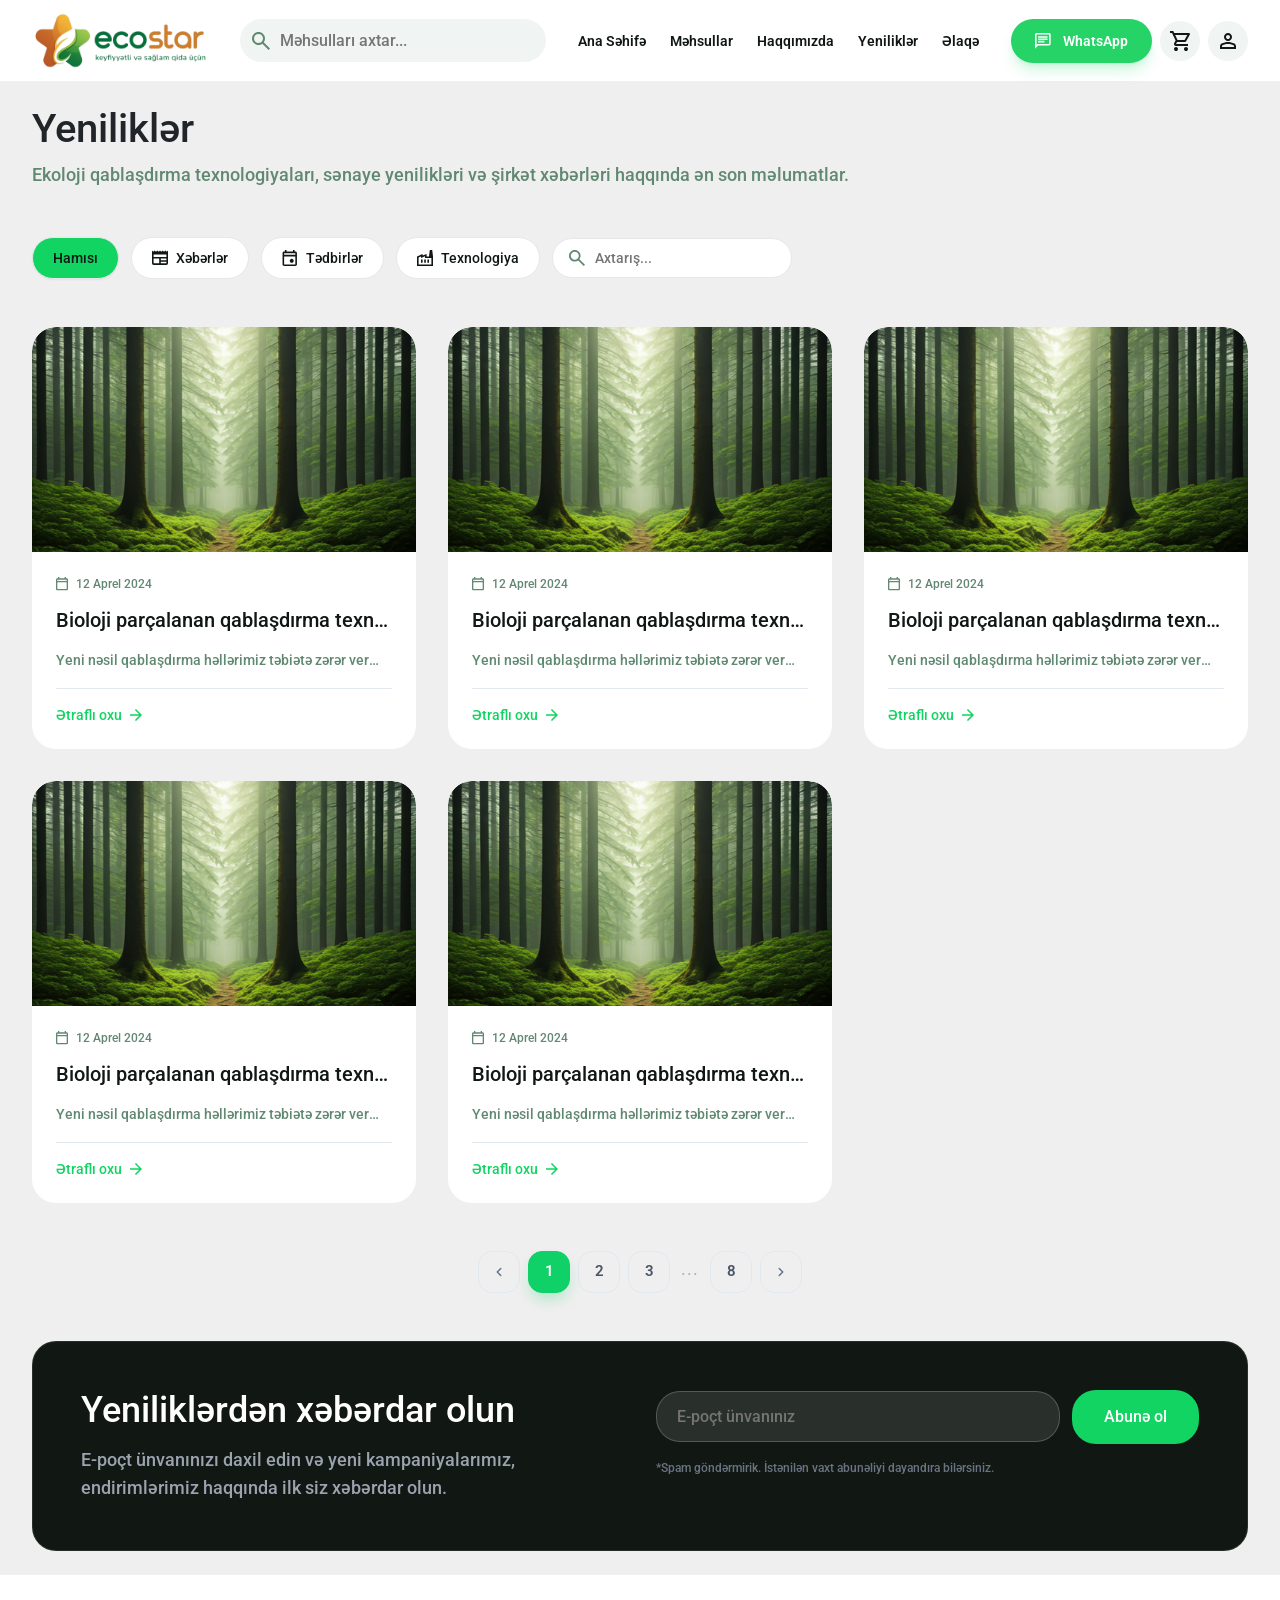
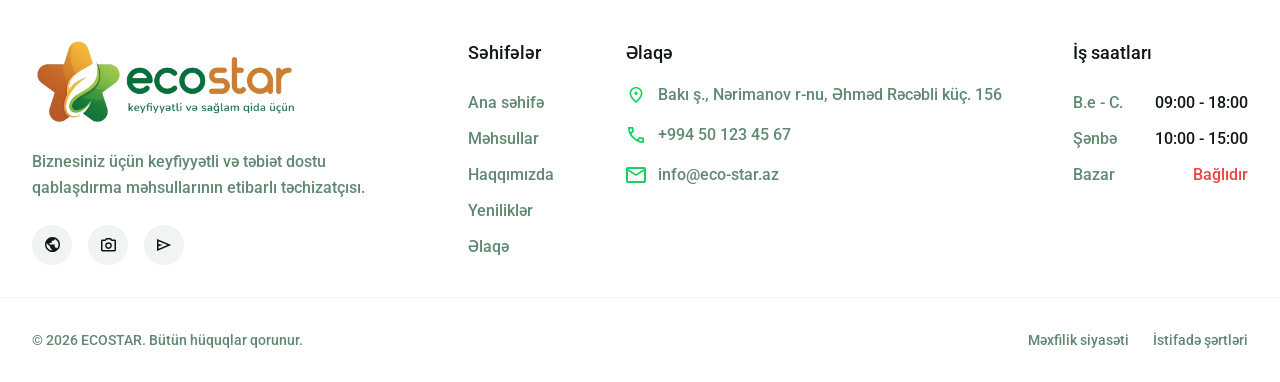
<file: innovations.html>
<!DOCTYPE html>
<html lang="en">

<head>
    <meta charset="UTF-8">
    <!-- Təməl viewport -->
    <meta name="viewport" content="width=device-width, initial-scale=1.0, viewport-fit=cover">
    <!-- Zoom meta -->
    <meta name="viewport" content="width=device-width, initial-scale=1, maximum-scale=1, user-scalable=no">
    <link href="https://cdn.jsdelivr.net/npm/bootstrap@5.3.8/dist/css/bootstrap.min.css" rel="stylesheet"
        integrity="sha384-sRIl4kxILFvY47J16cr9ZwB07vP4J8+LH7qKQnuqkuIAvNWLzeN8tE5YBujZqJLB" crossorigin="anonymous" />
    <link rel="stylesheet" href="public/assets/css/style.css">
    <title>Ecostar</title>
</head>

<body>

    <!-- header start -->
    <header>

        <div class="logo">
            <img src="assets/images/logo.png" alt="">
        </div>

        <div class="header-input-div">
            <img src="assets/icons/search.svg" alt="">

            <input type="text" placeholder="Məhsulları axtar...">
        </div>

        <nav>
            <a href="index.html">Ana Səhifə</a>
            <a href="products.html">Məhsullar</a>
            <a href="about.html">Haqqımızda</a>
            <a href="innovations.html">Yeniliklər</a>
            <a href="contact.html">Əlaqə</a>
        </nav>

        <div class="header-actions">

            <button class="whatsapp-button">
                <img src="assets/icons/message.svg" alt="">
                <span>WhatsApp</span>
            </button>

            <a href="" class="header-btn">
                <img src="assets/icons/shop.svg" alt="">
            </a>

            <a href="" class="header-btn">
                <img src="assets/icons/person.svg" alt="">
            </a>

        </div>

    </header>
    <!-- header end -->

    <div class="page-container innovations-page-container">

        <div class="page-head">
            <h1>Yeniliklər</h1>
            <p class="head-description">
                Ekoloji qablaşdırma texnologiyaları, sənaye yenilikləri və şirkət xəbərləri haqqında
                ən son məlumatlar.
            </p>
        </div>

        <!-- tabs start -->

        <div class="innovation-nav">
            <ul class="nav nav-pills">

                <li class="nav-item">
                    <button class="nav-link active" id="allTab" data-bs-toggle="tab" data-bs-target="#all"
                        type="button">
                        <span>Hamısı</span>
                    </button>
                </li>

                <li class="nav-item">
                    <button class="nav-link" id="newsTab" data-bs-toggle="tab" data-bs-target="#news" type="button">
                        <img src="assets/icons/news-icon.svg" alt="">
                        <span>Xəbərlər</span>
                    </button>
                </li>

                <li class="nav-item">
                    <button class="nav-link" id="eventsTab" data-bs-toggle="tab" data-bs-target="#events" type="button">
                        <img src="assets/icons/event-icon.svg" alt="">
                        <span>Tədbirlər</span>
                    </button>
                </li>

                <li class="nav-item">
                    <button class="nav-link" id="tecnologyTab" data-bs-toggle="tab" data-bs-target="#tecnology"
                        type="button">
                        <img src="assets/icons/fabric.svg" alt="">
                        <span>Texnologiya</span>
                    </button>
                </li>

                <div class="nav-searchbar">
                    <img src="assets/icons/search.svg" alt="">
                    <input type="text" placeholder="Axtarış...">
                </div>

            </ul>
        </div>

        <div class="tab-content">

            <div class="tab-pane active send-request-form" id="all">

                <div class="tab-wrapper">

                    <div class="blog-cards">

                        <a href="blogDetails.html" class="blog-card">

                            <div class="blog-card-image">
                                <img src="assets/images/blog-img.png" alt="">
                            </div>

                            <div class="blog-infos">

                                <div class="blog-date">
                                    <img src="assets/icons/calendar.svg" alt="">
                                    <span>12 Aprel 2024</span>
                                </div>

                                <span class="blog-title">
                                    Bioloji parçalanan qablaşdırma
                                    texnologiyaları
                                </span>

                                <p class="blog-description">
                                    Yeni nəsil qablaşdırma həllərimiz təbiətə zərər
                                    vermədən necə yox olur? Bu məqalədə ən son elmi
                                    nailiyyətlərimizdən bəhs edirik.
                                </p>

                                <div class="line"></div>

                                <div href="" class="see-all">
                                    <span>Ətraflı oxu</span>
                                    <img src="assets/icons/arrow-right-green.svg" alt="">
                                </div>

                            </div>

                        </a>

                        <a href="blogDetails.html" class="blog-card">

                            <div class="blog-card-image">
                                <img src="assets/images/blog-img.png" alt="">
                            </div>

                            <div class="blog-infos">

                                <div class="blog-date">
                                    <img src="assets/icons/calendar.svg" alt="">
                                    <span>12 Aprel 2024</span>
                                </div>

                                <span class="blog-title">
                                    Bioloji parçalanan qablaşdırma
                                    texnologiyaları
                                </span>

                                <p class="blog-description">
                                    Yeni nəsil qablaşdırma həllərimiz təbiətə zərər
                                    vermədən necə yox olur? Bu məqalədə ən son elmi
                                    nailiyyətlərimizdən bəhs edirik.
                                </p>

                                <div class="line"></div>

                                <div href="" class="see-all">
                                    <span>Ətraflı oxu</span>
                                    <img src="assets/icons/arrow-right-green.svg" alt="">
                                </div>

                            </div>

                        </a>

                        <a href="blogDetails.html" class="blog-card">

                            <div class="blog-card-image">
                                <img src="assets/images/blog-img.png" alt="">
                            </div>

                            <div class="blog-infos">

                                <div class="blog-date">
                                    <img src="assets/icons/calendar.svg" alt="">
                                    <span>12 Aprel 2024</span>
                                </div>

                                <span class="blog-title">
                                    Bioloji parçalanan qablaşdırma
                                    texnologiyaları
                                </span>

                                <p class="blog-description">
                                    Yeni nəsil qablaşdırma həllərimiz təbiətə zərər
                                    vermədən necə yox olur? Bu məqalədə ən son elmi
                                    nailiyyətlərimizdən bəhs edirik.
                                </p>

                                <div class="line"></div>

                                <div href="" class="see-all">
                                    <span>Ətraflı oxu</span>
                                    <img src="assets/icons/arrow-right-green.svg" alt="">
                                </div>

                            </div>

                        </a>

                        <a href="blogDetails.html" class="blog-card">

                            <div class="blog-card-image">
                                <img src="assets/images/blog-img.png" alt="">
                            </div>

                            <div class="blog-infos">

                                <div class="blog-date">
                                    <img src="assets/icons/calendar.svg" alt="">
                                    <span>12 Aprel 2024</span>
                                </div>

                                <span class="blog-title">
                                    Bioloji parçalanan qablaşdırma
                                    texnologiyaları
                                </span>

                                <p class="blog-description">
                                    Yeni nəsil qablaşdırma həllərimiz təbiətə zərər
                                    vermədən necə yox olur? Bu məqalədə ən son elmi
                                    nailiyyətlərimizdən bəhs edirik.
                                </p>

                                <div class="line"></div>

                                <div href="" class="see-all">
                                    <span>Ətraflı oxu</span>
                                    <img src="assets/icons/arrow-right-green.svg" alt="">
                                </div>

                            </div>

                        </a>

                        <a href="blogDetails.html" class="blog-card">

                            <div class="blog-card-image">
                                <img src="assets/images/blog-img.png" alt="">
                            </div>

                            <div class="blog-infos">

                                <div class="blog-date">
                                    <img src="assets/icons/calendar.svg" alt="">
                                    <span>12 Aprel 2024</span>
                                </div>

                                <span class="blog-title">
                                    Bioloji parçalanan qablaşdırma
                                    texnologiyaları
                                </span>

                                <p class="blog-description">
                                    Yeni nəsil qablaşdırma həllərimiz təbiətə zərər
                                    vermədən necə yox olur? Bu məqalədə ən son elmi
                                    nailiyyətlərimizdən bəhs edirik.
                                </p>

                                <div class="line"></div>

                                <div href="" class="see-all">
                                    <span>Ətraflı oxu</span>
                                    <img src="assets/icons/arrow-right-green.svg" alt="">
                                </div>

                            </div>

                        </a>

                    </div>

                    <ul class="pagination">
                        <li>
                            <a href="#" class="page-link prev">
                                <svg width="14" height="14" viewBox="0 0 24 24" fill="none" stroke="currentColor"
                                    stroke-width="2.5" stroke-linecap="round" stroke-linejoin="round">
                                    <polyline points="15 18 9 12 15 6"></polyline>
                                </svg>
                            </a>
                        </li>

                        <li><a href="#" class="page-link active">1</a></li>
                        <li><a href="#" class="page-link">2</a></li>
                        <li><a href="#" class="page-link">3</a></li>

                        <li><span class="ellipsis">...</span></li>

                        <li><a href="#" class="page-link">8</a></li>

                        <li>
                            <a href="#" class="page-link next">
                                <svg width="14" height="14" viewBox="0 0 24 24" fill="none" stroke="currentColor"
                                    stroke-width="2.5" stroke-linecap="round" stroke-linejoin="round">
                                    <polyline points="9 18 15 12 9 6"></polyline>
                                </svg>
                            </a>
                        </li>
                    </ul>

                </div>

            </div>

            <div class="tab-pane send-request-form" id="news">
                <div class="tab-wrapper">
                    news
                </div>
            </div>

        </div>
        <!-- tabs end -->

        <!-- subscribe start -->
        <div class="subscribe-card">
            <div class="card-intro">
                <span class="card-title">Yeniliklərdən xəbərdar olun</span>
                <p class="card-description">E-poçt ünvanınızı daxil edin və yeni kampaniyalarımız, endirimlərimiz
                    haqqında ilk siz xəbərdar olun.</p>
            </div>
            <div class="card-form">

                <div class="form">
                    <input type="text" placeholder="E-poçt ünvanınız">

                    <button class="subscribe-button">Abunə ol</button>
                </div>

                <span class="form-warning">*Spam göndərmirik. İstənilən vaxt abunəliyi dayandıra bilərsiniz.</span>

            </div>
        </div>
        <!-- subscribe end   -->

    </div>

    <!-- footer start -->
    <footer>

        <div class="footer-intro">

            <div class="logo">
                <img src="assets/images/logo.png" alt="">
            </div>

            <p class="intro-description">
                Biznesiniz üçün keyfiyyətli və təbiət
                dostu qablaşdırma məhsullarının
                etibarlı təchizatçısı.
            </p>

            <div class="social-links">
                <a href="#" class="social-link">
                    <img src="assets/icons/world-icon.svg" alt="">
                </a>
                <a href="#" class="social-link">
                    <img src="assets/icons/fotograf-icon.svg" alt="">
                </a>
                <a href="#" class="social-link">
                    <img src="assets/icons/triangle-icon.svg" alt="">
                </a>
            </div>

        </div>

        <div class="pages">
            <span class="pages-title">Səhifələr</span>

            <a href="index.html">Ana səhifə</a>
            <a href="products.html">Məhsullar</a>
            <a href="about.html">Haqqımızda</a>
            <a href="innovations.html">Yeniliklər</a>
            <a href="contact.html">Əlaqə</a>
        </div>

        <div class="contact">

            <span class="contact-title">Əlaqə</span>

            <div class="contact-info">
                <img src="assets/icons/location-green.svg" alt="">
                <span>
                    Bakı ş., Nərimanov r-nu, Əhməd
                    Rəcəbli küç. 156
                </span>
            </div>

            <div class="contact-info">
                <img src="assets/icons/phone-green.svg" alt="">
                <span>
                    +994 50 123 45 67
                </span>
            </div>

            <div class="contact-info">
                <img src="assets/icons/letter-green.svg" alt="">
                <span>
                    info@eco-star.az
                </span>
            </div>

        </div>

        <div class="hours">
            <span class="hours-title">İş saatları</span>

            <div class="hour-info">
                <span class="label">B.e - C.</span>
                <span class="value">09:00 - 18:00</span>
            </div>

            <div class="hour-info">
                <span class="label">Şənbə</span>
                <span class="value">10:00 - 15:00</span>
            </div>

            <div class="hour-info">
                <span class="label">Bazar</span>
                <span class="value-danger">Bağlıdır</span>
            </div>
        </div>

    </footer>
    <!-- footer end -->

    <!-- bottom bar start -->
    <div class="bottom-bar">
        <span class="copyright">
            © 2026 ECOSTAR. Bütün hüquqlar qorunur.
        </span>

        <div class="bottom-bar-links">
            <a href="" class="privacy">Məxfilik siyasəti</a>
            <a href="">İstifadə şərtləri</a>
        </div>
    </div>
    <!-- bottom bar end -->


    <!-- scripts -->
    <script src="https://cdn.jsdelivr.net/npm/bootstrap@5.3.8/dist/js/bootstrap.bundle.min.js"
        integrity="sha384-FKyoEForCGlyvwx9Hj09JcYn3nv7wiPVlz7YYwJrWVcXK/BmnVDxM+D2scQbITxI"
        crossorigin="anonymous"></script>
</body>

</html>
</file>
<file: public/assets/css/style.css>
@import url("https://fonts.googleapis.com/css2?family=Roboto:ital,wght@0,100..900;1,100..900&display=swap");
body {
  margin: 0;
  padding: 0;
  box-sizing: border-box;
  font-family: "Roboto", sans-serif;
  background-color: #efefef;
}

.page-container {
  padding: 24px 32px;
}
@media only screen and (max-width: 768px) {
  .page-container {
    padding: 12px;
  }
}

p {
  margin-bottom: 0;
}

a {
  text-decoration: none;
  text-wrap: nowrap;
}

.line {
  height: 1px;
  background: #E2E8F0;
}

.dot {
  color: #618972;
  font-size: 14px;
  font-style: normal;
  font-weight: 500;
  line-height: 20px;
}

input {
  border: none;
  outline: none;
}

button {
  border: none;
  background-color: transparent;
  text-wrap: nowrap;
}

select {
  outline: none;
  border: none;
}
select:focus {
  border: none;
  box-shadow: none;
  border: none;
}

textarea {
  resize: none;
  outline: none;
  border: none;
}

.section-title {
  color: #111814;
  font-size: 36px;
  font-style: normal;
  font-weight: 500;
  line-height: 36px;
  letter-spacing: -0.75px;
}
@media only screen and (max-width: 768px) {
  .section-title {
    font-size: 18px;
  }
}

.section-header .swipe-buttons {
  margin-left: auto;
  margin-right: 10px;
}

header {
  padding: 12px 32px;
  display: flex;
  justify-content: space-between;
  align-items: center;
  gap: 32px;
  background-color: #fff;
}
@media only screen and (max-width: 768px) {
  header {
    gap: 16px;
  }
}
header .header-input-div {
  flex-grow: 1;
}
header .header-search-mobile {
  margin-left: auto;
}
header .logo {
  height: 57.081px;
}
@media only screen and (max-width: 360px) {
  header .logo {
    height: 35px;
  }
}
header .logo img {
  -o-object-fit: contain;
     object-fit: contain;
  width: 100%;
  height: 100%;
}
header nav {
  display: flex;
  align-items: center;
  gap: 24px;
}
@media only screen and (max-width: 768px) {
  header nav {
    display: none;
  }
}
header nav a {
  color: #111814;
  font-size: 14px;
  font-style: normal;
  font-weight: 600;
  line-height: 20px;
}
header .header-actions {
  display: flex;
  align-items: center;
  gap: 8px;
}
@media only screen and (max-width: 768px) {
  header .header-actions {
    display: none;
  }
}
header .header-actions .header-btn {
  width: 40px;
  height: 40px;
  border-radius: 50%;
  padding: 12px;
  border-radius: 24px;
  background: #F0F4F2;
  display: flex;
  align-items: center;
  justify-content: center;
}
header .menu-button {
  width: -moz-fit-content;
  width: fit-content;
}
header .menu-button img {
  width: 36px;
  height: 36px;
}
@media only screen and (min-width: 768px) {
  header .menu-button {
    display: none;
  }
}
@media only screen and (max-width: 768px) {
  header .header-input-div {
    display: none;
  }
}

.is-sticky {
  backdrop-filter: blur(104px);
  -webkit-backdrop-filter: blur(104px);
  background: rgba(255, 255, 255, 0.78);
  backdrop-filter: blur(18px);
  -webkit-backdrop-filter: blur(18px);
  box-shadow: 0 10px 30px rgba(0, 0, 0, 0.08);
  position: fixed;
  top: 0;
  width: 100%;
  z-index: 9;
}
.is-sticky .black-icon {
  display: inline;
  width: 32px;
  height: 32px;
}
.is-sticky .white-icon {
  display: none;
}
.is-sticky .logo-div-blured {
  display: block;
  width: 106px;
  height: 32px;
  padding: 0;
}
.is-sticky .logo-div-blured img {
  -o-object-fit: cover;
     object-fit: cover;
  width: 100%;
  height: 100%;
}
.is-sticky .logo-div {
  display: none;
}
.is-sticky nav a {
  color: #000;
}
.is-sticky .header-actions .btn-group .dropdown-toggle {
  color: #000;
}

footer {
  padding: 64px 32px 32px 32px;
  background-color: #fff;
  display: flex;
  justify-content: space-between;
  gap: 48px;
}
@media only screen and (max-width: 768px) {
  footer {
    padding: 72px 24px 40px 24px;
    flex-direction: column;
    gap: 32px;
  }
}
footer .footer-intro {
  display: flex;
  flex-direction: column;
  gap: 24px;
  width: 30%;
}
@media only screen and (max-width: 768px) {
  footer .footer-intro {
    width: 100%;
  }
}
footer .footer-intro .logo {
  width: 266px;
  height: 86px;
}
footer .footer-intro .logo img {
  -o-object-fit: cover;
     object-fit: cover;
  width: 100%;
  height: 100%;
}
footer .footer-intro .intro-description {
  color: #618972;
  font-size: 16px;
  font-style: normal;
  font-weight: 500;
  line-height: 26px;
}
footer .footer-intro .social-links {
  display: flex;
  align-items: center;
  gap: 16px;
}
footer .footer-intro .social-links .social-link {
  width: 40px;
  height: 40px;
  border-radius: 50%;
  background: #F0F4F2;
  display: flex;
  justify-content: center;
  align-items: center;
}
footer .pages {
  display: flex;
  flex-direction: column;
  gap: 12px;
}
footer .pages .pages-title {
  margin-bottom: 12px;
  color: #111814;
  font-size: 18px;
  font-style: normal;
  font-weight: 500;
  line-height: 28px;
}
footer .pages a {
  color: #618972;
  font-size: 16px;
  font-style: normal;
  font-weight: 500;
  line-height: 24px;
}
footer .contact {
  display: flex;
  flex-direction: column;
  gap: 16px;
}
footer .contact .contact-title {
  color: #111814;
  font-size: 18px;
  font-style: normal;
  font-weight: 500;
  line-height: 28px;
}
footer .contact .contact-info {
  display: flex;
  align-items: center;
  gap: 12px;
}
footer .contact .contact-info img {
  width: 20px;
  height: 16px;
}
footer .contact .contact-info span {
  color: #618972;
  font-size: 16px;
  font-style: normal;
  font-weight: 500;
  line-height: 24px;
}
footer .hours {
  display: flex;
  flex-direction: column;
  gap: 12px;
}
footer .hours .hours-title {
  color: #111814;
  font-size: 18px;
  font-style: normal;
  font-weight: 500;
  line-height: 28px;
  margin-bottom: 12px;
}
footer .hours .hour-info {
  display: flex;
  justify-content: space-between;
  gap: 32px;
}
footer .hours .hour-info .label {
  color: #618972;
  font-size: 16px;
  font-style: normal;
  font-weight: 500;
  line-height: 24px;
}
footer .hours .hour-info .value {
  color: #111814;
  font-size: 16px;
  font-style: normal;
  font-weight: 500;
  line-height: 24px;
}
footer .hours .hour-info .value-danger {
  color: #EF4444;
  font-size: 16px;
  font-style: normal;
  font-weight: 500;
  line-height: 24px;
}

.bottom-bar {
  display: flex;
  justify-content: space-between;
  padding: 32px;
  background-color: #fff;
  border-top: 1px solid #F0F4F2;
}
@media only screen and (max-width: 768px) {
  .bottom-bar {
    padding: 12px;
  }
}
@media only screen and (max-width: 360px) {
  .bottom-bar {
    flex-direction: column;
  }
}
.bottom-bar .copyright {
  color: #618972;
  font-size: 14px;
  font-style: normal;
  font-weight: 500;
  line-height: 20px;
}
@media only screen and (max-width: 768px) {
  .bottom-bar .copyright {
    font-size: 12px;
  }
}
@media only screen and (max-width: 360px) {
  .bottom-bar .copyright {
    text-align: center;
  }
}
.bottom-bar .developed {
  display: flex;
  align-items: center;
  gap: 4px;
}
.bottom-bar .developed img {
  width: 24px;
  height: 24px;
}
.bottom-bar .developed span {
  color: #618972;
  font-size: 14px;
  font-style: normal;
  font-weight: 500;
  line-height: 20px;
}
.bottom-bar-links {
  display: flex;
  align-items: center;
  gap: 24px;
}
@media only screen and (max-width: 360px) {
  .bottom-bar-links {
    justify-content: center;
  }
}
.bottom-bar-links a {
  color: #618972;
  font-size: 14px;
  font-style: normal;
  font-weight: 500;
  line-height: 20px;
}
@media only screen and (max-width: 768px) {
  .bottom-bar-links a {
    font-size: 12px;
  }
}

.breadcrumb a {
  color: #737373;
  font-size: 14px;
  font-style: normal;
  font-weight: 500;
  line-height: 20px;
}
.breadcrumb li {
  color: #111814;
  font-size: 14px;
  font-style: normal;
  font-weight: 500;
  line-height: 20px;
}

.page-head .head-title {
  color: #111814;
  font-size: 48px;
  font-style: normal;
  font-weight: 500;
  line-height: 48px;
  letter-spacing: -1.2px;
}
.page-head .head-description {
  color: #618972;
  font-size: 18px;
  font-style: normal;
  font-weight: 500;
  line-height: 28px;
}

.header-input-div {
  padding: 11px 12px;
  display: flex;
  align-items: center;
  gap: 8px;
  border-radius: 24px;
  background: #F0F4F2;
}
.header-input-div input {
  flex-grow: 1;
  background-color: transparent;
  color: #618972;
  font-size: 16px;
  font-style: normal;
  font-weight: 500;
  line-height: normal;
}

.nav-searchbar {
  padding: 10px 16px;
  border-radius: 24px;
  border: 1px solid #E5E7EB;
  background: #FFF;
  display: flex;
  align-items: center;
  gap: 8px;
}
.nav-searchbar img {
  width: 16px;
  height: 16px;
}
.nav-searchbar input {
  color: #618972;
  font-size: 14px;
  font-style: normal;
  font-weight: 500;
  line-height: normal;
}

.input-with-label {
  display: flex;
  flex-direction: column;
  gap: 8px;
}
.input-with-label label {
  color: #111814;
  font-size: 14px;
  font-style: normal;
  font-weight: 500;
  line-height: 20px;
}
.input-with-label .input-with-icon {
  display: flex;
  align-items: center;
  border-radius: 24px;
  border: 1px solid rgba(0, 0, 0, 0);
  background: #F6F8F7;
  padding-right: 16px;
}
.input-with-label .input-with-icon input {
  color: #9CA3AF;
  font-size: 16px;
  font-style: normal;
  font-weight: 500;
  line-height: normal;
  flex-grow: 1;
  background-color: transparent;
  padding: 12px 16px;
}
.input-with-label .input-with-icon img {
  width: 14px;
  height: 14px;
}

.textarea-with-label {
  display: flex;
  flex-direction: column;
  gap: 8px;
}
.textarea-with-label label {
  color: #111814;
  font-size: 14px;
  font-style: normal;
  font-weight: 500;
  line-height: 20px;
}
.textarea-with-label textarea {
  border-radius: 24px;
  border: 1px solid rgba(0, 0, 0, 0);
  background: #F6F8F7;
  color: #9CA3AF;
  font-size: 16px;
  font-style: normal;
  font-weight: 500;
  line-height: 24px;
  padding: 16px;
}

.header-search-mobile {
  height: 40px;
  width: 40px;
  border-radius: 999px;
  display: flex;
  align-items: center;
  justify-content: center;
  cursor: pointer;
  position: relative;
  overflow: hidden;
  transition: width 0.25s ease;
  box-shadow: 0px 0px 10px -5px #000000;
  background-color: #fff;
}
@media only screen and (min-width: 768px) {
  .header-search-mobile {
    display: none;
  }
}
@media only screen and (max-width: 360px) {
  .header-search-mobile {
    width: 30px;
    height: 30px;
  }
}
.header-search-mobile .search-icon {
  width: 20px;
  height: 20px;
  flex: 0 0 auto;
  position: relative;
  z-index: 2;
}
@media only screen and (max-width: 360px) {
  .header-search-mobile .search-icon {
    width: 15px;
    height: 15px;
  }
}
.header-search-mobile .search-input {
  position: absolute;
  left: 44px;
  right: 12px;
  top: 50%;
  transform: translateY(-50%);
  border: 0;
  outline: 0;
  background: transparent;
  opacity: 0;
  pointer-events: none;
  transition: opacity 0.2s ease;
}
@media only screen and (max-width: 360px) {
  .header-search-mobile .search-input {
    font-size: 12px;
  }
}
.header-search-mobile.is-open {
  width: 260px;
  justify-content: flex-start;
  padding-left: 12px;
}
.header-search-mobile.is-open .search-input {
  opacity: 1;
  pointer-events: auto;
}

.whatsapp-button {
  border-radius: 24px;
  background: #25D366;
  box-shadow: 0 10px 15px -3px rgba(17, 212, 98, 0.2), 0 4px 6px -4px rgba(17, 212, 98, 0.2);
  padding: 12px 24px;
  display: flex;
  align-items: center;
  justify-content: center;
  gap: 12px;
}
.whatsapp-button img {
  width: 16px;
  height: 16px;
}
.whatsapp-button span {
  color: #FFF;
  text-align: center;
  font-size: 14px;
  font-style: normal;
  font-weight: 600;
  line-height: 20px;
}

.btn-green {
  padding: 16px 32px;
  border-radius: 24px;
  background: #11D462;
  box-shadow: 0 10px 15px -3px rgba(17, 212, 98, 0.3), 0 4px 6px -4px rgba(17, 212, 98, 0.3);
  display: flex;
  align-items: center;
  gap: 8px;
}
.btn-green span {
  color: #FFF;
  text-align: center;
  font-size: 16px;
  font-style: normal;
  font-weight: 600;
  line-height: 24px;
}
@media only screen and (max-width: 768px) {
  .btn-green {
    padding: 8px 16px;
  }
  .btn-green span {
    font-size: 14px;
  }
}
@media only screen and (max-width: 480px) {
  .btn-green {
    padding: 4px 8px;
  }
}

.btn-download {
  display: flex;
  align-items: center;
  gap: 8px;
  padding: 14px 32px;
  border-radius: 24px;
  border: 1px solid #E5E7EB;
  background: #FFF;
}
.btn-download span {
  color: #111814;
  text-align: center;
  font-size: 16px;
  font-style: normal;
  font-weight: 500;
  line-height: 24px;
}

.see-all {
  display: flex;
  align-items: center;
  gap: 8px;
}
.see-all span {
  color: #11D462;
  font-size: 14px;
  font-style: normal;
  font-weight: 500;
  line-height: 20px;
}
@media only screen and (max-width: 768px) {
  .see-all span {
    font-size: 12px;
  }
  .see-all img {
    display: none;
  }
}

.contact-btn {
  padding: 16px 32px;
  border-radius: 24px;
  border: 2px solid rgba(255, 255, 255, 0.2);
}
.contact-btn span {
  color: #FFF;
  text-align: center;
  font-size: 16px;
  font-style: normal;
  font-weight: 500;
  line-height: 24px;
}

.copy-btn {
  position: relative;
  border: 0;
  background: transparent;
  cursor: pointer;
  color: #000;
  padding: 6px;
  border-radius: 8px;
  display: none !important;
}
@media only screen and (min-width: 768px) {
  .copy-btn {
    display: flex !important;
  }
}
.copy-btn:hover {
  background: rgba(0, 0, 0, 0.06);
}
.copy-btn::after {
  content: attr(data-tooltip);
  position: absolute;
  bottom: calc(100% + 8px);
  left: 50%;
  transform: translateX(-50%) translateY(4px);
  background: #111;
  color: #fff;
  font-size: 12px;
  padding: 6px 8px;
  border-radius: 8px;
  white-space: nowrap;
  opacity: 0;
  pointer-events: none;
  transition: opacity 0.15s ease, transform 0.15s ease;
}
.copy-btn::before {
  content: "";
  position: absolute;
  bottom: calc(100% + 2px);
  left: 50%;
  transform: translateX(-50%);
  border: 6px solid transparent;
  border-top-color: #111;
  opacity: 0;
  transition: opacity 0.15s ease;
  pointer-events: none;
}
.copy-btn:hover::after, .copy-btn:hover::before {
  opacity: 1;
  transform: translateX(-50%) translateY(0);
}

.homepage-feature-card {
  padding: 24px;
  border-radius: 32px;
  border: 1px solid #F0F4F2;
  background: #FFF;
  display: flex;
  flex-direction: column;
  align-items: center;
}
.homepage-feature-card .card-icon {
  margin-bottom: 12px;
  border-radius: 50%;
  display: flex;
  align-items: center;
  justify-content: center;
  padding: 12px;
}
.homepage-feature-card .card-title {
  color: #111814;
  text-align: center;
  font-size: 18px;
  font-style: normal;
  font-weight: 500;
  line-height: 28px;
}
.homepage-feature-card .card-description {
  color: #618972;
  text-align: center;
  font-size: 14px;
  font-style: normal;
  font-weight: 500;
  line-height: 20px;
}
.homepage-feature-card .car {
  background: #EFF6FF;
}
.homepage-feature-card .recycle {
  background: #F0FDF4;
}
.homepage-feature-card .operator {
  background: #FFF7ED;
}
.homepage-feature-card .check {
  background: #EFF6FF;
}

.recently-product-card {
  padding: 16px;
  display: flex;
  flex-direction: column;
  gap: 16px;
  border-radius: 32px;
  border: 1px solid #F0F4F2;
  background: #FFF;
}
.recently-product-card .product-img {
  height: 250px;
  border-radius: 12px;
  overflow: hidden;
  position: relative;
}
.recently-product-card .product-img .favorite-icon {
  padding: 6px;
  display: flex;
  align-items: center;
  justify-content: space-between;
  position: absolute;
  top: 12px;
  right: 12px;
  background-color: #fff;
  border-radius: 50%;
}
.recently-product-card .product-img img {
  -o-object-fit: cover;
     object-fit: cover;
  width: 100%;
  height: 100%;
}
.recently-product-card .product-infos {
  display: flex;
  flex-direction: column;
  gap: 5px;
  position: relative;
}
.recently-product-card .product-infos .product-title {
  color: #111814;
  font-size: 18px;
  font-style: normal;
  font-weight: 500;
  line-height: 22.5px;
  white-space: nowrap;
  overflow: hidden;
  text-overflow: ellipsis;
  width: 90%;
}
.recently-product-card .product-infos .product-size {
  color: #618972;
  font-size: 14px;
  font-style: normal;
  font-weight: 500;
  line-height: 20px;
}
.recently-product-card .product-infos .badget-new {
  position: absolute;
  top: 0;
  right: 0;
  padding: 4px 8px;
  border-radius: 6px;
  background: rgba(17, 212, 98, 0.1);
}
.recently-product-card .product-infos .badget-new span {
  color: #11D462;
  font-size: 12px;
  font-style: normal;
  font-weight: 500;
  line-height: 16px;
}
.recently-product-card .card-footer {
  display: flex;
  align-items: center;
  justify-content: space-between;
}
.recently-product-card .card-footer .product-price {
  color: #111814;
  font-size: 20px;
  font-style: normal;
  font-weight: 500;
  line-height: 28px;
}
.recently-product-card .card-footer .shop-icon {
  display: flex;
  align-items: center;
  justify-content: center;
  padding: 12px;
  background: #F0F4F2;
  border-radius: 50%;
}

.discounted-product-card {
  padding: 12px;
  border-radius: 24px;
  background: #FFF;
  box-shadow: 0 1px 2px 0 rgba(0, 0, 0, 0.05);
  display: flex;
  height: -moz-fit-content;
  height: fit-content;
  gap: 16px;
  min-width: 235px;
}
.discounted-product-card .product-img {
  width: 40%;
  height: 80px;
  border-radius: 16px;
  overflow: hidden;
}
.discounted-product-card .product-img img {
  -o-object-fit: cover;
     object-fit: cover;
  width: 100%;
  height: 100%;
}
.discounted-product-card .product-infos {
  display: flex;
  flex-direction: column;
  justify-content: space-between;
  width: 60%;
}
.discounted-product-card .product-infos .product-title {
  color: #111814;
  font-size: 14px;
  font-style: normal;
  font-weight: 500;
  line-height: 20px;
  white-space: nowrap;
  overflow: hidden;
  text-overflow: ellipsis;
  width: 80px;
  width: 80%;
}
.discounted-product-card .product-infos .product-prices {
  display: flex;
  align-items: center;
  gap: 8px;
}
.discounted-product-card .product-infos .product-prices .discount-price {
  color: #EF4444;
  font-size: 18px;
  font-style: normal;
  font-weight: 500;
  line-height: 28px;
}
.discounted-product-card .product-infos .product-prices .main-price {
  color: #618972;
  font-size: 12px;
  font-style: normal;
  font-weight: 500;
  line-height: 16px;
  text-decoration-line: line-through;
}

.popular-product-card {
  display: flex;
  flex-direction: column;
  gap: 12px;
}
.popular-product-card .product-image {
  height: 290px;
  border-radius: 24px;
  overflow: hidden;
}
.popular-product-card .product-image img {
  -o-object-fit: cover;
     object-fit: cover;
  width: 100%;
  height: 100%;
}
.popular-product-card .product-infos {
  display: flex;
  flex-direction: column;
}
.popular-product-card .product-infos .product-name {
  color: #111814;
  font-size: 16px;
  font-style: normal;
  font-weight: 500;
  line-height: 24px;
}
.popular-product-card .product-infos .product-price {
  color: #11D462;
  font-size: 16px;
  font-style: normal;
  font-weight: 500;
  line-height: 24px;
}

.subscribe-card {
  padding: 48px;
  border-radius: 24px;
  border: 1px solid rgba(240, 244, 242, 0.1);
  background: #111814;
  display: flex;
  justify-content: space-between;
  gap: 32px;
}
@media only screen and (max-width: 768px) {
  .subscribe-card {
    flex-direction: column;
  }
}
.subscribe-card .card-intro {
  display: flex;
  flex-direction: column;
  gap: 16px;
  width: 50%;
}
@media only screen and (max-width: 768px) {
  .subscribe-card .card-intro {
    flex-direction: column;
    width: 100%;
  }
}
.subscribe-card .card-intro .card-title {
  color: #FFF;
  font-size: 36px;
  font-style: normal;
  font-weight: 500;
  line-height: 40px;
}
.subscribe-card .card-intro .card-description {
  color: #9CA3AF;
  font-size: 18px;
  font-style: normal;
  font-weight: 500;
  line-height: 28px;
}
.subscribe-card .card-form {
  display: flex;
  flex-direction: column;
  gap: 16px;
  width: 50%;
}
@media only screen and (max-width: 768px) {
  .subscribe-card .card-form {
    width: 100%;
  }
}
.subscribe-card .card-form .form {
  display: flex;
  align-items: center;
  gap: 12px;
}
@media only screen and (max-width: 480px) {
  .subscribe-card .card-form .form {
    flex-direction: column;
  }
}
.subscribe-card .card-form .form input {
  padding: 15px 20px;
  color: #9CA3AF;
  font-size: 16px;
  font-style: normal;
  font-weight: 500;
  line-height: normal;
  flex-grow: 1;
  border-radius: 24px;
  border: 1px solid rgba(255, 255, 255, 0.2);
  background: rgba(255, 255, 255, 0.1);
}
@media only screen and (max-width: 480px) {
  .subscribe-card .card-form .form input {
    width: 100%;
  }
}
.subscribe-card .card-form .form .subscribe-button {
  padding: 15px 32px;
  border-radius: 24px;
  background: #11D462;
  color: #FFF;
  text-align: center;
  font-size: 16px;
  font-style: normal;
  font-weight: 500;
  line-height: 24px;
}
.subscribe-card .card-form .form-warning {
  color: #6B7280;
  font-size: 12px;
  font-style: normal;
  font-weight: 500;
  line-height: 16px;
}

.listed-product-card {
  display: flex;
  flex-direction: column;
  gap: 12px;
  background-color: #fff;
  padding: 12px;
  border-radius: 24px;
}
.listed-product-card .product-image {
  height: 125px;
  border-radius: 24px;
  overflow: hidden;
  position: relative;
}
.listed-product-card .product-image .badget {
  border-radius: 24px;
  background: #11D462;
  padding: 4px;
  position: absolute;
  top: 8px;
  left: 8px;
  display: flex;
  align-items: center;
  justify-content: center;
}
.listed-product-card .product-image .badget span {
  color: #FFF;
  font-size: 10px;
  font-style: normal;
  font-weight: 500;
  line-height: 15px;
  letter-spacing: 0.25px;
  text-transform: uppercase;
}
.listed-product-card .product-image img {
  -o-object-fit: cover;
     object-fit: cover;
  width: 100%;
  height: 100%;
}
.listed-product-card .card-body {
  display: flex;
  flex-direction: column;
  gap: 5px;
}
.listed-product-card .card-body .category {
  color: #11D462;
  font-size: 12px;
  font-style: normal;
  font-weight: 500;
  line-height: 16px;
  letter-spacing: 0.6px;
  text-transform: uppercase;
  white-space: nowrap;
  overflow: hidden;
  text-overflow: ellipsis;
  width: 90%;
}
.listed-product-card .card-body .product-name {
  color: #0F172A;
  font-size: 16px;
  font-style: normal;
  font-weight: 500;
  line-height: 22px;
  white-space: nowrap;
  overflow: hidden;
  text-overflow: ellipsis;
  width: 90%;
}
.listed-product-card .card-body .product-description {
  color: #64748B;
  font-size: 14px;
  font-style: normal;
  font-weight: 500;
  line-height: 20px;
  white-space: nowrap;
  overflow: hidden;
  text-overflow: ellipsis;
  width: 90%;
}
.listed-product-card .card-footer .product-price {
  color: #0F172A;
  font-size: 18px;
  font-style: normal;
  font-weight: 500;
  line-height: 28px;
}
.listed-product-card .card-footer .product-price span {
  color: #64748B;
  font-size: 12px;
  font-style: normal;
  font-weight: 500;
  line-height: 16px;
}
.listed-product-card .card-footer .btn-add {
  display: flex;
  align-items: center;
  justify-content: center;
  padding: 12px;
  border-radius: 50%;
  border: 1px solid #E2E8F0;
  margin-left: auto;
}

.pagination {
  display: flex;
  align-items: center;
  list-style: none;
  padding: 0;
  margin: 0;
  gap: 8px;
}
.pagination li {
  display: flex;
}
.pagination .page-link {
  display: flex;
  justify-content: center;
  align-items: center;
  width: 42px;
  height: 42px;
  text-decoration: none;
  color: #4a5568;
  font-size: 15px;
  font-weight: 600;
  background-color: transparent;
  border: 1.5px solid #e2e8f0;
  border-radius: 14px;
  transition: all 0.2s ease-in-out;
}
.pagination .page-link:hover:not(.active) {
  background-color: #f7fafc;
}
.pagination .page-link.active {
  background-color: #10d068;
  color: #ffffff;
  border-color: #10d068;
  box-shadow: 0 8px 16px -4px rgba(16, 208, 104, 0.35);
}
.pagination .page-link svg {
  color: #64748b;
}
.pagination .page-link:hover:not(.active) svg {
  color: #4a5568;
}
.pagination .ellipsis {
  display: flex;
  justify-content: center;
  align-items: center;
  width: 24px;
  height: 42px;
  color: #a0aec0;
  font-size: 18px;
  letter-spacing: 1px;
  line-height: 1;
  padding-bottom: 6px;
}

.similar-product-card {
  background-color: #fff;
  border-radius: 24px;
  overflow: hidden;
}
.similar-product-card .product-image {
  height: 290px;
  position: relative;
}
.similar-product-card .product-image .badget {
  position: absolute;
  top: 8px;
  left: 8px;
  border-radius: 8px;
  background: #EF4444;
  padding: 4px;
  display: flex;
  align-items: center;
  justify-content: center;
}
.similar-product-card .product-image .badget span {
  color: #FFF;
  font-size: 14px;
  font-style: normal;
  font-weight: 500;
  line-height: 15px;
}
.similar-product-card .product-image img {
  -o-object-fit: cover;
     object-fit: cover;
  width: 100%;
  height: 100%;
}
.similar-product-card .product-infos {
  display: flex;
  flex-direction: column;
  gap: 8px;
  padding: 16px;
  padding-bottom: 0;
}
.similar-product-card .product-infos .product-category {
  color: #737373;
  font-size: 12px;
  font-style: normal;
  font-weight: 500;
  line-height: 16px;
  white-space: nowrap;
  overflow: hidden;
  text-overflow: ellipsis;
  width: 90%;
}
.similar-product-card .product-infos .product-name {
  color: #171717;
  font-size: 16px;
  font-style: normal;
  font-weight: 500;
  line-height: 24px;
  white-space: nowrap;
  overflow: hidden;
  text-overflow: ellipsis;
  width: 90%;
}
.similar-product-card .card-footer {
  display: flex;
  align-items: center;
  justify-content: space-between;
  padding: 16px;
}
.similar-product-card .card-footer .product-price {
  color: #11D462;
  font-size: 16px;
  font-style: normal;
  font-weight: 500;
  line-height: 24px;
}
.similar-product-card .card-footer .take-a-look {
  border-radius: 16px;
  background: #F0F4F2;
  padding: 6px 12px;
  color: #111814;
  text-align: center;
  font-size: 12px;
  font-style: normal;
  font-weight: 500;
  line-height: 16px;
}

.feature-card {
  padding: 24px;
  border-radius: 24px;
  border: 1px solid rgba(0, 0, 0, 0);
  background: #F8FAFC;
  display: flex;
  flex-direction: column;
  align-items: flex-start;
  gap: 16px;
}
.feature-card .card-icon {
  max-width: 64px;
  max-height: 64px;
}
@media only screen and (max-width: 768px) {
  .feature-card .card-icon {
    max-width: 32px;
    max-height: 32px;
  }
}
.feature-card .card-title {
  color: #0F172A;
  font-size: 20px;
  font-style: normal;
  font-weight: 500;
  line-height: 28px;
  white-space: nowrap;
  overflow: hidden;
  text-overflow: ellipsis;
  width: 90%;
}
.feature-card .card-description {
  color: #475569;
  font-size: 14px;
  font-style: normal;
  font-weight: 500;
  line-height: 22.75px;
  text-align: left;
  white-space: nowrap;
  overflow: hidden;
  text-overflow: ellipsis;
  width: 90%;
}

.download-catalogue-card {
  padding: 64px;
  display: flex;
  flex-direction: column;
  align-items: center;
  gap: 24px;
  border-radius: 24px;
  background: #0A1F14;
  box-shadow: 0 25px 50px -12px rgba(0, 0, 0, 0.25);
}
@media only screen and (max-width: 768px) {
  .download-catalogue-card {
    padding: 32px;
  }
}
.download-catalogue-card .card-title {
  color: #FFF;
  text-align: center;
  font-size: 36px;
  font-style: normal;
  font-weight: 500;
  line-height: 40px;
}
@media only screen and (max-width: 768px) {
  .download-catalogue-card .card-title {
    font-size: 24px;
  }
}
.download-catalogue-card .card-description {
  color: #CBD5E1;
  text-align: center;
  font-size: 18px;
  font-style: normal;
  font-weight: 500;
  line-height: 28px;
}
@media only screen and (max-width: 768px) {
  .download-catalogue-card .card-description {
    font-size: 16px;
  }
}
.download-catalogue-card .card-actions {
  display: flex;
  align-items: center;
  gap: 16px;
}
@media only screen and (max-width: 768px) {
  .download-catalogue-card .card-actions {
    flex-direction: column;
  }
}

.blog-card {
  border-radius: 24px;
  overflow: hidden;
  background-color: #fff;
}
.blog-card .blog-card-image {
  height: 225px;
  border-top-right-radius: 24px;
  border-top-left-radius: 24px;
  overflow: hidden;
}
.blog-card .blog-card-image img {
  -o-object-fit: cover;
     object-fit: cover;
  width: 100%;
  height: 100%;
}
.blog-card .blog-infos {
  padding: 24px;
  display: flex;
  flex-direction: column;
  gap: 16px;
}
.blog-card .blog-infos .blog-date {
  display: flex;
  align-items: center;
  gap: 8px;
}
.blog-card .blog-infos .blog-date span {
  color: #618972;
  font-size: 12px;
  font-style: normal;
  font-weight: 500;
  line-height: 16px;
}
.blog-card .blog-infos .blog-title {
  color: #111814;
  font-size: 20px;
  font-style: normal;
  font-weight: 500;
  line-height: 25px;
  white-space: nowrap;
  overflow: hidden;
  text-overflow: ellipsis;
  width: 99%;
}
.blog-card .blog-infos .blog-description {
  color: #618972;
  font-size: 14px;
  font-style: normal;
  font-weight: 500;
  line-height: 22.75px;
  white-space: nowrap;
  overflow: hidden;
  text-overflow: ellipsis;
  width: 99%;
}

.blog-subscribe-card {
  border-radius: 24px;
  background: #11D462;
  box-shadow: 0 10px 15px -3px rgba(17, 212, 98, 0.2), 0 4px 6px -4px rgba(17, 212, 98, 0.2);
  padding: 24px;
  display: flex;
  flex-direction: column;
  gap: 8px;
}
.blog-subscribe-card .card-title {
  color: #FFF;
  font-size: 18px;
  font-style: normal;
  font-weight: 500;
  line-height: 28px;
}
.blog-subscribe-card .card-description {
  color: rgba(255, 255, 255, 0.9);
  font-size: 14px;
  font-style: normal;
  font-weight: 500;
  line-height: 20px;
}
.blog-subscribe-card input {
  padding: 8px 16px;
  border-radius: 16px;
  background: #FFF;
  color: #6B7280;
  font-size: 14px;
  font-style: normal;
  font-weight: 500;
  line-height: normal;
}
.blog-subscribe-card .btn-subscribe {
  border-radius: 16px;
  background: rgba(0, 0, 0, 0.2);
  padding: 8px 0;
}
.blog-subscribe-card .btn-subscribe span {
  color: #FFF;
  text-align: center;
  font-size: 14px;
  font-style: normal;
  font-weight: 500;
  line-height: 20px;
}

.offcanvas {
  z-index: 9999;
  min-height: 100vh;
}
.offcanvas-header {
  padding: 12px;
}
.offcanvas-header .logo-div {
  display: block !important;
  width: 176px;
  height: 57.081px;
  aspect-ratio: 37/12;
}
.offcanvas-header .logo-div img {
  -o-object-fit: cover;
     object-fit: cover;
  width: 100%;
  height: 100%;
}
.offcanvas-header .btn-group {
  margin-left: 10px;
}
.offcanvas-body {
  padding: 0;
  display: flex;
  flex-direction: column;
  justify-content: space-between;
  overflow: hidden;
}
.offcanvas-body .offcanvas-navs .nav-link {
  padding: 12px;
  display: flex;
  justify-content: space-between;
  align-items: center;
  transition: all 0.2s ease-in;
}
.offcanvas-body .offcanvas-navs .nav-link:hover {
  transform: scale(1.01);
}
.offcanvas-body .offcanvas-navs .nav-link span {
  color: #000;
  font-size: 14px;
  font-style: normal;
  font-weight: 500;
  line-height: normal;
}
.offcanvas-body .offcanvas-navs .nav-link img {
  width: 24px;
  height: 24px;
}
.offcanvas-body .offcanvas-actions {
  display: flex;
  align-items: center;
  gap: 16px;
  padding: 12px;
}
.offcanvas-body .offcanvas-actions .hover-button-white {
  display: inline-block;
}
.offcanvas-body .offcanvas-actions .view-projects {
  color: #000;
  font-size: 14px;
  font-style: normal;
  font-weight: 500;
  line-height: normal;
  padding: 12px;
  text-decoration: none;
}

.filter-accordion .accordion-item {
  background-color: transparent;
  border: none;
  display: flex;
  flex-direction: column;
  gap: 15px;
}
.filter-accordion .accordion-button {
  padding: 0;
  background-color: transparent;
  border-bottom: none;
  display: flex;
  align-items: center;
  justify-content: space-between;
}
.filter-accordion .accordion-button img {
  transition: all 0.2s ease-in;
}
.filter-accordion .accordion-button::after {
  display: none;
}
.filter-accordion .accordion-button:focus {
  box-shadow: none;
  border: none;
  background-color: transparent;
}
.filter-accordion .accordion-body {
  padding: 0;
}
.filter-accordion .collapsed img {
  transform: rotate(-180deg);
}

.innovation-nav .nav-pills {
  display: flex;
  align-items: center;
  gap: 12px;
}
.innovation-nav .nav-pills .nav-item .nav-link {
  display: flex;
  align-items: center;
  gap: 8px;
  padding: 10px 20px;
  border-radius: 24px;
  border: 1px solid #E5E7EB;
  background: #FFF;
}
.innovation-nav .nav-pills .nav-item .nav-link img {
  width: 16px;
  height: 16px;
}
.innovation-nav .nav-pills .nav-item .nav-link span {
  color: #111814;
  text-align: center;
  font-size: 14px;
  font-style: normal;
  font-weight: 500;
  line-height: 20px;
}
.innovation-nav .active {
  background: #11D462 !important;
  box-shadow: 0 1px 2px 0 rgba(0, 0, 0, 0.05) !important;
}

.swipe-buttons {
  display: flex;
  gap: 8px;
}
.swipe-buttons .swipe-button {
  padding: 12px;
  background-color: #fff;
  border-radius: 50%;
  display: flex;
  align-items: center;
  justify-content: center;
}

.heroSwiper {
  border-radius: 24px;
}

@media only screen and (max-width: 768px) {
  .fotorama-container {
    gap: 12px;
  }
}
.fotorama-container .fotorama-wrapper {
  padding: 0;
  height: 100%;
  cursor: pointer;
  display: flex;
  flex-direction: column;
  justify-content: space-between;
}
.fotorama-container .fotorama-wrapper .fotorama {
  height: 100%;
  display: flex;
  flex-direction: column;
  gap: 28px;
}
.fotorama-container .fotorama-wrapper .fotorama .stage {
  border-radius: 12px;
  overflow: hidden;
  height: 100%;
  height: 400px;
}
.fotorama-container .fotorama-wrapper .fotorama .stage .swiper {
  height: 100%;
}
.fotorama-container .fotorama-wrapper .fotorama .stage .swiper-slide {
  height: 100%;
}
.fotorama-container .fotorama-wrapper .fotorama .stage .swiper-slide img {
  -o-object-fit: cover;
     object-fit: cover;
  width: 100%;
  height: 100%;
  border-radius: 12px;
}
@media only screen and (max-width: 768px) {
  .fotorama-container .fotorama-wrapper .fotorama .stage {
    height: 339px;
  }
}
.fotorama-container .fotorama-wrapper .fotorama .stage .pagination {
  z-index: 999;
  position: absolute;
  display: none;
  border-radius: 2px;
  background: rgba(0, 0, 0, 0.5);
  height: -moz-fit-content;
  height: fit-content;
  bottom: 10px;
  right: 10px;
  padding: 5px 10px;
}
.fotorama-container .fotorama-wrapper .fotorama .stage .pagination div {
  width: 100%;
  color: white;
  font-weight: 500;
}
@media only screen and (max-width: 768px) {
  .fotorama-container .fotorama-wrapper .fotorama .stage .pagination {
    display: inline;
  }
}
.fotorama-container .fotorama-wrapper .fotorama .stage .fullscreen-open {
  background: rgba(211, 203, 203, 0.55);
  padding: 10px;
  z-index: 999;
  position: absolute;
  top: 10px;
  right: 10px;
  border-radius: 50%;
  outline: none;
  border: none;
}
.fotorama-container .fotorama-wrapper .fotorama .stage .fullscreen-open img {
  padding: 6px;
  width: 40px;
  height: 40px;
}
.fotorama-container .fotorama-wrapper .fotorama .thumbs-container {
  display: flex;
}
@media only screen and (max-width: 768px) {
  .fotorama-container .fotorama-wrapper .fotorama .thumbs-container {
    display: none;
  }
}
.fotorama-container .fotorama-wrapper .fotorama .thumbs-container .mainThumbsSwiper {
  width: 100%;
}
.fotorama-container .fotorama-wrapper .fotorama .thumbs-container .mainThumbsSwiper .thumbs {
  height: 100%;
}
.fotorama-container .fotorama-wrapper .fotorama .thumbs-container .mainThumbsSwiper .thumbs .overlay {
  width: calc((100% - 60px) / 6);
  height: 100%;
  top: 0;
  right: 0;
  display: none;
  justify-content: center;
  align-items: center;
  z-index: 999;
  color: #FFF;
  font-size: 21px;
  font-weight: 600;
  background-color: rgba(0, 0, 0, 0.6);
  border-radius: 12px;
}
@media only screen and (max-width: 1200px) {
  .fotorama-container .fotorama-wrapper .fotorama .thumbs-container .mainThumbsSwiper .thumbs .overlay {
    font-size: 16px;
  }
}
@media only screen and (max-width: 992px) {
  .fotorama-container .fotorama-wrapper .fotorama .thumbs-container .mainThumbsSwiper .thumbs .overlay {
    font-size: 12px;
  }
}
.fotorama-container .fotorama-wrapper .fotorama .thumbs-container .mainThumbsSwiper .thumbs .swiper-slide {
  border-radius: 12px;
  overflow: hidden;
}
@media only screen and (max-width: 1200px) {
  .fotorama-container .fotorama-wrapper .fotorama .thumbs-container .mainThumbsSwiper .thumbs .swiper-slide {
    height: 80px;
  }
}
@media only screen and (max-width: 992px) {
  .fotorama-container .fotorama-wrapper .fotorama .thumbs-container .mainThumbsSwiper .thumbs .swiper-slide {
    height: 50px;
  }
}
.fotorama-container .fotorama-wrapper .fotorama .thumbs-container .mainThumbsSwiper .thumbs-img {
  border-radius: 12px;
  height: 100px;
}
@media only screen and (max-width: 1024px) {
  .fotorama-container .fotorama-wrapper .fotorama .thumbs-container .mainThumbsSwiper .thumbs-img {
    height: 100px;
  }
}
.fotorama-container .fotorama-wrapper .fotorama .thumbs-container .mainThumbsSwiper .thumbs-img::after {
  content: "";
  position: absolute;
  top: 0;
  left: 0;
  width: 100%;
  height: 100%;
  background: rgba(255, 255, 255, 0.5);
  opacity: 1;
}
.fotorama-container .fotorama-wrapper .fotorama .thumbs-container .mainThumbsSwiper .thumbs-img img {
  -o-object-fit: cover;
     object-fit: cover;
  width: 100%;
  height: 100%;
  border-radius: 12px;
}
.fotorama-container .fotorama-wrapper .fotorama .thumbs-container .mainThumbsSwiper .thumbs .active::after {
  content: "";
  position: absolute;
  top: 0;
  left: 0;
  width: 100%;
  height: 100%;
  background: rgba(255, 255, 255, 0.5);
  opacity: 0;
}
.fotorama-container .modal-content {
  background-color: black;
}
.fotorama-container .modal-content .fullscreen-close {
  background: rgba(211, 203, 203, 0.55);
  padding: 10px;
  z-index: 999;
  position: absolute;
  top: 10px;
  right: 10px;
  border-radius: 50%;
  outline: none;
  border: none;
}
.fotorama-container .modal-content .fullscreen-close img {
  padding: 6px;
  width: 40px;
  height: 40px;
}
.fotorama-container .modal-content .fotorama {
  height: 100%;
  width: 100%;
  display: flex;
  flex-direction: column;
  justify-content: space-around;
  padding: 10px 0;
  gap: 10px;
}
.fotorama-container .modal-content .fotorama .stage {
  height: 85%;
}
.fotorama-container .modal-content .fotorama .stage .swiper {
  padding: 0;
  height: 100%;
}
.fotorama-container .modal-content .fotorama .stage .swiper .swiper-button-next {
  background-color: transparent;
  color: white;
}
.fotorama-container .modal-content .fotorama .stage .swiper .swiper-button-prev {
  background-color: transparent;
  color: white;
}
.fotorama-container .modal-content .fotorama .stage .swiper .swiper-wrapper .swiper-slide {
  width: 100%;
  height: 100%;
}
.fotorama-container .modal-content .fotorama .stage .swiper .swiper-wrapper .swiper-slide img {
  -o-object-fit: contain;
     object-fit: contain;
  width: 100%;
  height: 100%;
}
.fotorama-container .modal-content .fotorama .thumbs {
  height: 10%;
}
.fotorama-container .modal-content .fotorama .thumbs .thumbSwiper {
  height: 100%;
}
.fotorama-container .modal-content .fotorama .thumbs .thumbSwiper .swiper-wrapper {
  padding: 0 5px;
}
.fotorama-container .modal-content .fotorama .thumbs .thumbSwiper .swiper-wrapper .swiper-slide {
  border-radius: 12px;
}
.fotorama-container .modal-content .fotorama .thumbs .thumbSwiper .swiper-wrapper .swiper-slide img {
  -o-object-fit: cover;
     object-fit: cover;
  width: 100%;
  height: 100%;
  border-radius: 12px;
}
.fotorama-container .modal-content .fotorama .thumbs .thumbSwiper .swiper-wrapper .swiper-slide::after {
  content: "";
  position: absolute;
  top: 0;
  left: 0;
  width: 100%;
  height: 100%;
  background: rgba(255, 255, 255, 0.5);
  opacity: 1;
  border-radius: 12px;
}
.fotorama-container .modal-content .fotorama .thumbs .thumbSwiper .swiper-wrapper .swiper-slide.active::after {
  content: "";
  position: absolute;
  top: 0;
  left: 0;
  width: 80px;
  height: 80px;
  background: rgba(255, 255, 255, 0.5);
  opacity: 0;
}

.homepage-container {
  display: flex;
  flex-direction: column;
  gap: 48px;
}
@media only screen and (max-width: 768px) {
  .homepage-container {
    gap: 0px;
  }
}
.homepage-container .homepage-hero {
  position: relative;
  height: 555px;
}
.homepage-container .homepage-hero img {
  -o-object-fit: cover;
     object-fit: cover;
  width: 100%;
  height: 100%;
}
.homepage-container .homepage-hero .hero-content {
  position: absolute;
  left: 100px;
  top: 50%;
  transform: translate(0, -50%);
  z-index: 9;
  width: 40%;
  display: flex;
  flex-direction: column;
  gap: 24px;
}
@media only screen and (max-width: 768px) {
  .homepage-container .homepage-hero .hero-content {
    width: 100%;
    left: 50%;
    transform: translate(-50%, -50%);
    display: flex;
    flex-direction: column;
    align-items: center;
    justify-content: center;
    padding: 0 32px;
  }
}
.homepage-container .homepage-hero .hero-content .new-collection {
  padding: 4px 12px;
  display: flex;
  align-items: center;
  gap: 8px;
  width: -moz-fit-content;
  width: fit-content;
  border-radius: 9999px;
  background: rgba(17, 212, 98, 0.9);
}
.homepage-container .homepage-hero .hero-content .new-collection .circle {
  width: 8px;
  height: 8px;
  border-radius: 50%;
  background: #fff;
}
.homepage-container .homepage-hero .hero-content .new-collection span {
  color: #fff;
  font-size: 12px;
  font-style: normal;
  font-weight: 500;
  line-height: 16px;
  letter-spacing: 0.3px;
  text-transform: uppercase;
}
.homepage-container .homepage-hero .hero-content .hero-title {
  color: #fff;
  font-size: 60px;
  font-style: normal;
  font-weight: 700;
  line-height: 60px;
  letter-spacing: -1.5px;
}
.homepage-container .homepage-hero .hero-content .hero-title span {
  color: #11D462;
  font-size: 60px;
  font-style: normal;
  font-weight: 700;
  line-height: normal;
}
.homepage-container .homepage-hero .hero-content .hero-description {
  color: #fff;
  font-size: 18px;
  font-style: normal;
  font-weight: 500;
  line-height: 29.25px;
}
.homepage-container .homepage-hero .hero-content .hero-actions {
  display: flex;
  align-items: center;
  gap: 16px;
}
.homepage-container .homepage-hero .hero-content .hero-features {
  display: flex;
  align-items: center;
  gap: 24px;
}
.homepage-container .homepage-hero .hero-content .hero-features .hero-feature {
  display: flex;
  align-items: center;
  gap: 8px;
}
.homepage-container .homepage-hero .hero-content .hero-features .hero-feature span {
  color: #618972;
  font-size: 14px;
  font-style: normal;
  font-weight: 500;
  line-height: 20px;
  margin-top: 3px;
}
.homepage-container .homepage-hero .hero-content .hero-features .hero-feature img {
  width: 24px;
  height: 24px;
}
.homepage-container .homepage-hero .hero-content .hero-features .hero-feature i {
  width: 24px;
  height: 24px;
}
.homepage-container .homepage-hero .hero-content .hero-features .hero-feature svg {
  width: 24px;
  height: 24px;
}
.homepage-container .homepage-hero .overlay {
  position: absolute;
  top: 0;
  left: 0;
  width: 100%;
  height: 100%;
  background-image: linear-gradient(0deg, rgba(0, 0, 0, 0.79) 0%, rgba(0, 0, 0, 0.1) 100%);
}
.homepage-container .homepage-features {
  display: grid;
  grid-template-columns: repeat(4, 1fr);
  gap: 16px;
}
@media only screen and (max-width: 768px) {
  .homepage-container .homepage-features {
    grid-template-columns: repeat(2, 1fr);
    padding: 8px 0px;
  }
}
@media only screen and (max-width: 480px) {
  .homepage-container .homepage-features {
    grid-template-columns: repeat(1, 1fr);
  }
}
.homepage-container .recently-added {
  display: flex;
  flex-direction: column;
  gap: 24px;
}
@media only screen and (max-width: 768px) {
  .homepage-container .recently-added {
    padding: 8px 0px 30px 0px;
    gap: 16px;
  }
}
.homepage-container .recently-added .section-header {
  display: flex;
  align-items: center;
  justify-content: space-between;
}
.homepage-container .discounted-products-section {
  border-radius: 24px;
  border: 1px solid rgba(17, 212, 98, 0.1);
  background: rgba(17, 212, 98, 0.05);
  padding: 40px;
  display: flex;
  gap: 32px;
}
@media only screen and (max-width: 768px) {
  .homepage-container .discounted-products-section {
    flex-direction: column;
    padding: 20px;
  }
}
.homepage-container .discounted-products-section .section-intro {
  display: flex;
  flex-direction: column;
  gap: 16px;
  width: 35%;
}
@media only screen and (max-width: 768px) {
  .homepage-container .discounted-products-section .section-intro {
    width: 100%;
  }
}
.homepage-container .discounted-products-section .section-intro .special-offer {
  padding: 4px 12px;
  border-radius: 24px;
  background: #FEE2E2;
  width: -moz-fit-content;
  width: fit-content;
  display: flex;
  align-items: center;
  gap: 8px;
}
.homepage-container .discounted-products-section .section-intro .special-offer span {
  color: #DC2626;
  font-size: 12px;
  font-style: normal;
  font-weight: 500;
  line-height: 16px;
  letter-spacing: 0.3px;
  text-transform: uppercase;
}
.homepage-container .discounted-products-section .section-intro .intro-description {
  color: #618972;
  font-size: 16px;
  font-style: normal;
  font-weight: 500;
  line-height: 24px;
}
.homepage-container .discounted-products-section .section-intro .all-sales {
  padding: 12px 24px;
  border-radius: 24px;
  background: #111814;
  width: -moz-fit-content;
  width: fit-content;
}
.homepage-container .discounted-products-section .section-intro .all-sales span {
  color: #FFF;
  text-align: center;
  font-size: 16px;
  font-style: normal;
  font-weight: 500;
  line-height: 24px;
}
.homepage-container .discounted-products-section .discounted-products {
  display: grid;
  grid-template-columns: repeat(3, 1fr);
  gap: 24px;
  flex-grow: 1;
}
@media only screen and (max-width: 1200px) {
  .homepage-container .discounted-products-section .discounted-products {
    grid-template-columns: repeat(2, 1fr);
  }
}
@media only screen and (max-width: 480px) {
  .homepage-container .discounted-products-section .discounted-products {
    grid-template-columns: repeat(1, 1fr);
  }
}
.homepage-container .popular-products {
  display: flex;
  flex-direction: column;
  gap: 24px;
  margin-bottom: 64px;
}
.homepage-container .popular-products .section-header {
  display: flex;
  justify-content: space-between;
  align-items: center;
}

.products-page {
  display: flex;
  flex-direction: column;
  gap: 40px;
}
.products-page .products-hero {
  height: 506px;
  border-radius: 24px;
  overflow: hidden;
  position: relative;
}
.products-page .products-hero img {
  -o-object-fit: cover;
     object-fit: cover;
  width: 100%;
  height: 100%;
}
.products-page .products-hero .hero-text {
  display: flex;
  flex-direction: column;
  gap: 8px;
  position: absolute;
  bottom: 32px;
  left: 32px;
  width: -moz-fit-content;
  width: fit-content;
  background-color: rgba(0, 0, 0, 0.4);
  padding: 12px;
  border-radius: 16px;
}
.products-page .products-hero .hero-text .hero-title {
  color: #FFF;
  font-size: 36px;
  font-style: normal;
  font-weight: 500;
  line-height: 40px;
}
.products-page .products-hero .hero-text .hero-description {
  color: rgba(255, 255, 255, 0.8);
  font-size: 16px;
  font-style: normal;
  font-weight: 500;
  line-height: 24px;
}
.products-page .products-container {
  display: flex;
  gap: 32px;
}
@media only screen and (max-width: 768px) {
  .products-page .products-container {
    flex-direction: column;
  }
}
.products-page .products-container .product-filter {
  width: 25%;
  display: flex;
  flex-direction: column;
  gap: 32px;
}
@media only screen and (max-width: 768px) {
  .products-page .products-container .product-filter {
    display: grid;
    grid-template-columns: repeat(2, 1fr);
    width: 100%;
  }
  .products-page .products-container .product-filter .line {
    display: none;
  }
}
@media only screen and (max-width: 480px) {
  .products-page .products-container .product-filter {
    grid-template-columns: repeat(1, 1fr);
  }
}
.products-page .products-container .product-filter .line {
  height: 1px;
  background: #E2E8F0;
}
.products-page .products-container .product-filter .filter-type {
  display: flex;
  flex-direction: column;
  gap: 15px;
}
.products-page .products-container .product-filter .filter-type .type-title {
  margin-bottom: 3px;
  color: #0F172A;
  font-size: 18px;
  font-style: normal;
  font-weight: 500;
  line-height: 28px;
}
.products-page .products-container .product-filter .filter-type .filter-inputs {
  display: flex;
  flex-direction: column;
  gap: 12px;
}
.products-page .products-container .product-filter .filter-type .filter-inputs .filter-input-div {
  display: flex;
  align-items: center;
  gap: 12px;
}
.products-page .products-container .product-filter .filter-type .filter-inputs .filter-input-div input {
  width: 20px;
  height: 20px;
  border-radius: 8px;
  border: 1px solid #D1D5DB;
  background: #FFF;
}
.products-page .products-container .product-filter .filter-type .filter-inputs .filter-input-div label {
  color: #475569;
  font-size: 14px;
  font-style: normal;
  font-weight: 500;
  line-height: 20px;
}
.products-page .products-container .product-filter .filter-type .range-input {
  display: flex;
  flex-direction: column;
}
.products-page .products-container .product-filter .filter-type .range-input input {
  border-radius: 8px;
  border: 1px solid #D1D5DB;
  background: #FFF;
  width: 80px;
}
.products-page .products-container .product-filter .filter-type .range-input label {
  color: #475569;
  font-size: 14px;
  font-style: normal;
  font-weight: 500;
  line-height: 20px;
}
.products-page .products-container .product-list {
  flex-grow: 1;
  display: flex;
  flex-direction: column;
  gap: 24px;
}
.products-page .products-container .product-list-header {
  display: flex;
  align-items: center;
  justify-content: space-between;
}
.products-page .products-container .product-list-header .product-count {
  color: #0F172A;
  font-size: 20px;
  font-style: normal;
  font-weight: 500;
  line-height: 28px;
}
.products-page .products-container .product-list-header .sort {
  display: flex;
  align-items: center;
  gap: 12px;
}
.products-page .products-container .product-list-header .sort .label {
  color: #64748B;
  font-size: 14px;
  font-style: normal;
  font-weight: 500;
  line-height: 20px;
}
.products-page .products-container .product-list-header .sort .select-div {
  border-radius: 24px;
  border: 2px solid #E2E8F0;
  background: #FFF;
  padding: 10px;
  min-width: 192px;
  cursor: pointer;
}
.products-page .products-container .product-list-header .sort .select-div select {
  color: #0F172A;
  font-size: 14px;
  font-style: normal;
  font-weight: 500;
  line-height: 20px;
  width: 100%;
}
.products-page .products-container .product-list-body {
  display: flex;
  flex-direction: column;
  align-items: center;
  gap: 24px;
}
.products-page .products-container .product-list-body .product-cards {
  display: grid;
  grid-template-columns: repeat(auto-fit, minmax(180px, 1fr));
  gap: 24px;
  width: 100%;
}
.products-page .products-container .product-list-body .product-cards .listed-product-card {
  max-width: 180px;
}

.product-details-page {
  display: flex;
  flex-direction: column;
  gap: 32px;
}
.product-details-page .product-details .product-meta {
  display: flex;
  gap: 64px;
}
@media only screen and (max-width: 1024px) {
  .product-details-page .product-details .product-meta {
    flex-direction: column;
  }
}
.product-details-page .product-details .product-meta .fotorama-container {
  width: 60%;
}
@media only screen and (max-width: 1024px) {
  .product-details-page .product-details .product-meta .fotorama-container {
    width: 100%;
  }
}
.product-details-page .product-details .product-meta .product-infos {
  width: 40%;
  display: flex;
  flex-direction: column;
  gap: 16px;
}
@media only screen and (max-width: 1024px) {
  .product-details-page .product-details .product-meta .product-infos {
    width: 100%;
  }
}
.product-details-page .product-details .product-meta .product-infos .stock {
  display: flex;
  align-items: center;
  gap: 8px;
  border-bottom: 1px solid #F0F4F2;
}
.product-details-page .product-details .product-meta .product-infos .stock span {
  color: #737373;
  font-size: 14px;
  font-style: normal;
  font-weight: 500;
  line-height: 20px;
}
.product-details-page .product-details .product-meta .product-infos .product-header {
  display: flex;
  flex-direction: column;
  gap: 4px;
}
.product-details-page .product-details .product-meta .product-infos .product-header .product-code {
  color: #737373;
  font-size: 14px;
  font-style: normal;
  font-weight: 500;
  line-height: 20px;
  display: inline-block;
}
.product-details-page .product-details .product-meta .product-infos .product-header .product-name {
  color: #171717;
  font-size: 36px;
  font-style: normal;
  font-weight: 500;
  line-height: 40px;
}
.product-details-page .product-details .product-meta .product-infos .price-container {
  padding: 20px;
  border-radius: 24px;
  border: 1px solid #F0F4F2;
  background: #FBFCFC;
  display: flex;
  flex-direction: column;
  gap: 8px;
}
.product-details-page .product-details .product-meta .product-infos .price-container .product-price span:first-child {
  color: #11D462;
  font-size: 30px;
  font-style: normal;
  font-weight: 500;
  line-height: 36px;
}
.product-details-page .product-details .product-meta .product-infos .price-container .product-price span:last-child {
  color: #737373;
  font-size: 16px;
  font-style: normal;
  font-weight: 500;
  line-height: 24px;
}
.product-details-page .product-details .product-meta .product-infos .price-container .min-order {
  display: flex;
  align-items: center;
  gap: 8px;
}
.product-details-page .product-details .product-meta .product-infos .price-container .min-order .label {
  color: #525252;
  font-size: 14px;
  font-style: normal;
  font-weight: 500;
  line-height: 20px;
}
.product-details-page .product-details .product-meta .product-infos .price-container .min-order .value {
  color: #171717;
  font-size: 14px;
  font-style: normal;
  font-weight: 500;
  line-height: 20px;
}
.product-details-page .product-details .product-meta .product-infos .product-description {
  color: #525252;
  font-size: 16px;
  font-style: normal;
  font-weight: 500;
  line-height: 26px;
}
.product-details-page .product-details .product-meta .product-infos .other-details {
  margin-top: 8px;
  display: grid;
  grid-template-columns: repeat(2, 1fr);
  gap: 24px;
}
.product-details-page .product-details .product-meta .product-infos .other-details .detail-box {
  display: flex;
  gap: 12px;
}
.product-details-page .product-details .product-meta .product-infos .other-details .detail-box img {
  max-width: 20px;
  height: auto;
}
.product-details-page .product-details .product-meta .product-infos .other-details .detail-box svg {
  max-width: 20px;
  height: auto;
}
.product-details-page .product-details .product-meta .product-infos .other-details .detail-box .detail-infos {
  display: flex;
  flex-direction: column;
}
.product-details-page .product-details .product-meta .product-infos .other-details .detail-box .detail-infos .label {
  color: #737373;
  font-size: 12px;
  font-style: normal;
  font-weight: 500;
  line-height: 16px;
  text-transform: uppercase;
}
.product-details-page .product-details .product-meta .product-infos .other-details .detail-box .detail-infos .value {
  color: #171717;
  font-size: 14px;
  font-style: normal;
  font-weight: 500;
  line-height: 20px;
}
.product-details-page .product-details .product-meta .product-infos .whatsapp-button {
  margin-top: 32px;
}
.product-details-page .product-details .product-meta .product-infos .warning {
  color: #A3A3A3;
  text-align: center;
  font-size: 12px;
  font-style: normal;
  font-weight: 500;
  line-height: 16px;
}
.product-details-page .product-details .line {
  margin-top: 32px;
}
.product-details-page .product-details .more-infos {
  display: flex;
  gap: 40px;
  margin-top: 32px;
}
@media only screen and (max-width: 768px) {
  .product-details-page .product-details .more-infos {
    flex-direction: column;
  }
}
.product-details-page .product-details .more-infos .about-product {
  width: 60%;
  color: #525252;
  font-size: 16px;
  font-style: normal;
  font-weight: 500;
  line-height: 24px;
}
@media only screen and (max-width: 768px) {
  .product-details-page .product-details .more-infos .about-product {
    width: 100%;
  }
}
.product-details-page .product-details .more-infos .tecnical-parameters {
  display: flex;
  flex-direction: column;
  gap: 16px;
  width: 40%;
  border-radius: 24px;
  border: 1px solid #F0F4F2;
  background: #FFF;
  padding: 24px;
}
@media only screen and (max-width: 768px) {
  .product-details-page .product-details .more-infos .tecnical-parameters {
    width: 100%;
  }
}
.product-details-page .product-details .more-infos .tecnical-parameters .parameter {
  border-bottom: 1px solid #F0F4F2;
  display: flex;
  padding: 8px 0;
  align-items: center;
  justify-content: space-between;
}
.product-details-page .product-details .more-infos .tecnical-parameters .parameter .label {
  color: #737373;
  font-size: 14px;
  font-style: normal;
  font-weight: 500;
  line-height: 20px;
}
.product-details-page .product-details .more-infos .tecnical-parameters .parameter .value {
  color: #171717;
  font-size: 14px;
  font-style: normal;
  font-weight: 500;
  line-height: 20px;
}
.product-details-page .similar-products {
  display: flex;
  flex-direction: column;
  gap: 32px;
}
.product-details-page .similar-products .section-header {
  display: flex;
  align-items: center;
  justify-content: space-between;
}
.product-details-page .similar-products .section-body {
  display: grid;
  grid-template-columns: repeat(4, 1fr);
  gap: 24px;
}
.product-details-page .popular-products {
  display: flex;
  flex-direction: column;
  gap: 24px;
  margin-bottom: 64px;
}
.product-details-page .popular-products .section-header {
  display: flex;
  justify-content: space-between;
  align-items: center;
}

.about-us-page-container {
  background-color: #fff;
}
.about-us-page-container .about-us-hero {
  background-color: #fff;
  display: flex;
  gap: 32px;
  border-radius: 24px;
  position: relative;
  overflow: hidden;
  width: 100%;
  height: 506px;
  display: flex;
  align-items: center;
  justify-content: center;
}
.about-us-page-container .about-us-hero img {
  -o-object-fit: cover;
     object-fit: cover;
  width: 100%;
  height: 100%;
  border-radius: 24px;
}
.about-us-page-container .about-us-hero .hero-content {
  display: flex;
  flex-direction: column;
  align-items: center;
  gap: 24px;
  position: absolute;
  top: 50%;
  left: 50%;
  transform: translate(-50%, -50%);
  width: -moz-fit-content;
  width: fit-content;
  background-color: rgba(0, 0, 0, 0.4);
  padding: 12px;
  border-radius: 16px;
}
.about-us-page-container .about-us-hero .hero-content .hero-title {
  color: #FFF;
  text-align: center;
  font-size: 60px;
  font-style: normal;
  font-weight: 500;
  line-height: 60px;
  letter-spacing: -1.5px;
}
.about-us-page-container .about-us-hero .hero-content .hero-title span {
  color: #11D462;
  font-size: 60px;
  font-style: normal;
  font-weight: 500;
  line-height: normal;
}
.about-us-page-container .about-us-hero .hero-content .hero-description {
  color: #CBD5E1;
  text-align: center;
  font-size: 20px;
  font-style: normal;
  font-weight: 500;
  line-height: 28px;
}
.about-us-page-container .about-us-section {
  display: flex;
  gap: 80px;
  padding: 112px 32px;
}
@media only screen and (max-width: 1024px) {
  .about-us-page-container .about-us-section {
    flex-direction: column;
    padding: 56px 32px;
    gap: 40px;
  }
}
.about-us-page-container .about-us-section .section-image {
  border-radius: 24px;
  overflow: hidden;
  width: 50%;
  max-height: 425px;
}
@media only screen and (max-width: 1024px) {
  .about-us-page-container .about-us-section .section-image {
    width: 100%;
  }
}
.about-us-page-container .about-us-section .section-image img {
  -o-object-fit: cover;
     object-fit: cover;
  width: 100%;
  height: 100%;
}
@media only screen and (max-width: 1024px) {
  .about-us-page-container .about-us-section .section-image img {
    -o-object-fit: contain;
       object-fit: contain;
  }
}
.about-us-page-container .about-us-section .section-body {
  display: flex;
  flex-direction: column;
  gap: 24px;
  width: 50%;
}
@media only screen and (max-width: 1024px) {
  .about-us-page-container .about-us-section .section-body {
    width: 100%;
  }
}
.about-us-page-container .about-us-section .section-body .text-content {
  color: #475569;
  font-size: 16px;
  font-style: normal;
  font-weight: 500;
  line-height: 26px;
}
.about-us-page-container .about-us-section .section-body .counts {
  margin-top: 24px;
  display: flex;
  gap: 32px;
  margin-top: auto;
}
.about-us-page-container .about-us-section .section-body .counts .count {
  display: flex;
  flex-direction: column;
  gap: 4px;
}
.about-us-page-container .about-us-section .section-body .counts .count .value {
  color: #11D462;
  font-size: 36px;
  font-style: normal;
  font-weight: 500;
  line-height: 40px;
}
@media only screen and (max-width: 480px) {
  .about-us-page-container .about-us-section .section-body .counts .count .value {
    font-size: 20px;
  }
}
.about-us-page-container .about-us-section .section-body .counts .count .label {
  color: #0F172A;
  font-size: 14px;
  font-style: normal;
  font-weight: 500;
  line-height: 20px;
}
@media only screen and (max-width: 480px) {
  .about-us-page-container .about-us-section .section-body .counts .count .label {
    font-size: 10px;
  }
}
.about-us-page-container .our-goals {
  display: flex;
  flex-direction: column;
  gap: 64px;
  background: #F6F8F7;
  padding: 80px 0;
}
.about-us-page-container .our-goals .section-header {
  display: flex;
  flex-direction: column;
  align-items: center;
  gap: 16px;
}
.about-us-page-container .our-goals .section-header .section-description {
  color: #475569;
  text-align: center;
  font-size: 16px;
  font-style: normal;
  font-weight: 500;
  line-height: 24px;
}
.about-us-page-container .our-goals .section-body {
  padding: 0 32px;
  display: grid;
  grid-template-columns: repeat(2, 1fr);
  gap: 32px;
}
@media only screen and (max-width: 768px) {
  .about-us-page-container .our-goals .section-body {
    grid-template-columns: repeat(1, 1fr);
  }
}
.about-us-page-container .our-goals .section-body .feature-card {
  background-color: #fff;
}
.about-us-page-container .our-advantages {
  display: flex;
  flex-direction: column;
  align-items: center;
  gap: 64px;
  padding: 112px 0;
}
@media only screen and (max-width: 768px) {
  .about-us-page-container .our-advantages {
    padding: 56px 0;
    gap: 32px;
  }
}
.about-us-page-container .our-advantages .section-header {
  display: flex;
  flex-direction: column;
  gap: 8px;
}
.about-us-page-container .our-advantages .section-header .section-name {
  color: #11D462;
  text-align: center;
  font-size: 14px;
  font-style: normal;
  font-weight: 500;
  line-height: 20px;
  letter-spacing: 0.7px;
  text-transform: uppercase;
}
.about-us-page-container .our-advantages .section-body {
  display: grid;
  grid-template-columns: repeat(3, 1fr);
  gap: 32px;
}
@media only screen and (max-width: 768px) {
  .about-us-page-container .our-advantages .section-body {
    grid-template-columns: repeat(2, 1fr);
  }
}
@media only screen and (max-width: 480px) {
  .about-us-page-container .our-advantages .section-body {
    grid-template-columns: repeat(1, 1fr);
  }
}
.about-us-page-container .download-section {
  display: flex;
  flex-direction: column;
  align-items: center;
  gap: 48px;
  background: #F6F8F7;
  padding: 80px 130px;
}
@media only screen and (max-width: 768px) {
  .about-us-page-container .download-section {
    padding: 16px;
  }
}
.about-us-page-container .download-section .download-catalogue-card {
  width: 100%;
}
.about-us-page-container .download-section .certificates {
  display: flex;
  align-items: center;
  gap: 32px;
}
@media only screen and (max-width: 768px) {
  .about-us-page-container .download-section .certificates {
    flex-direction: column;
  }
}
.about-us-page-container .download-section .certificates .certificate {
  display: flex;
  align-items: center;
  gap: 8px;
}
.about-us-page-container .download-section .certificates .certificate img {
  width: 24px;
  height: 24px;
}
.about-us-page-container .download-section .certificates .certificate span {
  color: #0F172A;
  font-size: 14px;
  font-style: normal;
  font-weight: 500;
  line-height: 20px;
}

.innovations-page-container {
  display: flex;
  flex-direction: column;
  gap: 48px;
}
.innovations-page-container .tab-wrapper {
  display: flex;
  flex-direction: column;
  align-items: center;
  gap: 48px;
  padding: 0;
}
.innovations-page-container .tab-wrapper .blog-cards {
  display: grid;
  grid-template-columns: repeat(3, 1fr);
  gap: 32px;
}
@media only screen and (max-width: 1024px) {
  .innovations-page-container .tab-wrapper .blog-cards {
    grid-template-columns: repeat(2, 1fr);
  }
}
@media only screen and (max-width: 480px) {
  .innovations-page-container .tab-wrapper .blog-cards {
    grid-template-columns: repeat(1, 1fr);
  }
}

.blog-details-page {
  display: flex;
  flex-direction: column;
  gap: 32px;
}
.blog-details-page .breadcrumb {
  margin-top: 32px;
  padding: 0 100px;
}
@media only screen and (max-width: 1200px) {
  .blog-details-page .breadcrumb {
    padding: 0 0;
  }
}
.blog-details-page .blog-head {
  display: flex;
  flex-direction: column;
  gap: 16px;
  padding: 0 100px;
}
@media only screen and (max-width: 1200px) {
  .blog-details-page .blog-head {
    padding: 0 0;
  }
}
.blog-details-page .blog-head .blog-date {
  display: flex;
  align-items: center;
  gap: 16px;
}
.blog-details-page .blog-head .blog-date .date {
  display: flex;
  align-items: center;
  gap: 4px;
}
.blog-details-page .blog-head .blog-date .date img {
  width: 14px;
  height: 14px;
}
.blog-details-page .blog-head .blog-date .date span {
  color: #618972;
  font-size: 14px;
  font-style: normal;
  font-weight: 500;
  line-height: 20px;
}
.blog-details-page .blog-head .blog-date .read {
  display: flex;
  align-items: center;
  gap: 4px;
}
.blog-details-page .blog-head .blog-date .read img {
  width: 14px;
  height: 14px;
}
.blog-details-page .blog-head .blog-date .read span {
  color: #618972;
  font-size: 14px;
  font-style: normal;
  font-weight: 500;
  line-height: 20px;
}
.blog-details-page .blog-image {
  height: 411px;
  border-radius: 24px;
  overflow: hidden;
  padding: 0 100px;
}
@media only screen and (max-width: 1200px) {
  .blog-details-page .blog-image {
    padding: 0 0;
  }
}
.blog-details-page .blog-image img {
  -o-object-fit: cover;
     object-fit: cover;
  width: 100%;
  height: 100%;
  border-radius: 24px;
}
.blog-details-page .blog-details {
  display: flex;
  gap: 40px;
  padding: 0 100px;
  padding-bottom: 100px;
}
@media only screen and (max-width: 1200px) {
  .blog-details-page .blog-details {
    padding: 0 0;
  }
}
@media only screen and (max-width: 768px) {
  .blog-details-page .blog-details {
    flex-direction: column;
  }
}
.blog-details-page .blog-details-text-side {
  width: 70%;
  display: flex;
  flex-direction: column;
  gap: 32px;
}
@media only screen and (max-width: 768px) {
  .blog-details-page .blog-details-text-side {
    width: 100%;
  }
}
.blog-details-page .blog-details-text-side .text-content {
  color: black !important;
}
.blog-details-page .blog-details-text-side .text-content img {
  max-width: 100%;
  border-radius: 12px;
  margin: 10px 0;
}
.blog-details-page .blog-details-text-side .see-catalogues {
  padding: 24px;
  border-radius: 24px;
  border: 1px solid rgba(17, 212, 98, 0.2);
  background: #F6F8F7;
  display: flex;
  justify-content: space-between;
  gap: 24px;
}
.blog-details-page .blog-details-text-side .see-catalogues .text-side {
  display: flex;
  flex-direction: column;
  gap: 4px;
}
.blog-details-page .blog-details-text-side .see-catalogues .text-side .section-title {
  color: #0F172A;
  font-size: 18px;
  font-style: normal;
  font-weight: 500;
  line-height: 28px;
}
.blog-details-page .blog-details-text-side .see-catalogues .text-side .section-description {
  color: #475569;
  font-size: 14px;
  font-style: normal;
  font-weight: 500;
  line-height: 20px;
}
.blog-details-page .blog-details-left-side {
  width: 30%;
  display: flex;
  flex-direction: column;
  gap: 32px;
}
@media only screen and (max-width: 768px) {
  .blog-details-page .blog-details-left-side {
    width: 100%;
  }
}
.blog-details-page .blog-details-left-side .more-about-us {
  border-radius: 24px;
  border: 1px solid #F0F4F2;
  background: #FFF;
  box-shadow: 0 1px 2px 0 rgba(0, 0, 0, 0.05);
  padding: 24px;
  display: flex;
  flex-direction: column;
  gap: 16px;
}
.blog-details-page .blog-details-left-side .more-about-us-head {
  display: flex;
  gap: 16px;
}
.blog-details-page .blog-details-left-side .more-about-us-head .icon {
  width: 48px;
  height: 48px;
  border-radius: 50%;
  display: flex;
  align-items: center;
  justify-content: center;
  background: rgba(17, 212, 98, 0.2);
}
.blog-details-page .blog-details-left-side .more-about-us-head .head-infos {
  display: flex;
  flex-direction: column;
}
.blog-details-page .blog-details-left-side .more-about-us-head .head-infos span:first-child {
  color: #0F172A;
  font-size: 16px;
  font-style: normal;
  font-weight: 500;
  line-height: 24px;
}
.blog-details-page .blog-details-left-side .more-about-us-head .head-infos span:last-child {
  color: #618972;
  font-size: 12px;
  font-style: normal;
  font-weight: 500;
  line-height: 16px;
  letter-spacing: 0.6px;
  text-transform: uppercase;
}
.blog-details-page .blog-details-left-side .more-about-us .more-about-us-description {
  color: #475569;
  font-size: 14px;
  font-style: normal;
  font-weight: 500;
  line-height: 20px;
}
.blog-details-page .blog-details-left-side .share-blog {
  border-radius: 24px;
  border: 1px solid #F0F4F2;
  background: #FFF;
  box-shadow: 0 1px 2px 0 rgba(0, 0, 0, 0.05);
  padding: 24px;
  display: flex;
  flex-direction: column;
  gap: 16px;
}
.blog-details-page .blog-details-left-side .share-blog .share-title {
  color: #0F172A;
  font-size: 16px;
  font-style: normal;
  font-weight: 500;
  line-height: 24px;
}
.blog-details-page .blog-details-left-side .share-blog .share-links {
  display: flex;
  align-items: center;
  gap: 8px;
}
.blog-details-page .blog-details-left-side .share-blog .share-links .link {
  border-radius: 50%;
  background: #F0F4F2;
}
.blog-details-page .blog-details-left-side .share-blog .share-links .link img {
  width: 16px;
  height: 16px;
}
.blog-details-page .similar-blogs {
  display: flex;
  flex-direction: column;
  gap: 24px;
  border-radius: 24px;
  border-top: 1px solid #F0F4F2;
  background: #FFF;
  padding: 24px;
}
.blog-details-page .similar-blogs .section-header {
  display: flex;
  align-items: center;
  justify-content: space-between;
}

.contact-us-page-container .page-head {
  padding: 64px 48px;
  text-align: center;
}
.contact-us-page-container .contact-us {
  display: flex;
  gap: 64px;
  margin-bottom: 80px;
}
@media only screen and (max-width: 1024px) {
  .contact-us-page-container .contact-us {
    flex-direction: column;
  }
}
.contact-us-page-container .contact-us .contact-infos {
  display: flex;
  flex-direction: column;
  gap: 24px;
  border-radius: 32px;
  border: 1px solid #DBE6E0;
  background: #FFF;
  box-shadow: 0 1px 2px 0 rgba(0, 0, 0, 0.05);
  padding: 32px;
  width: 40%;
}
@media only screen and (max-width: 1024px) {
  .contact-us-page-container .contact-us .contact-infos {
    width: 100%;
  }
}
.contact-us-page-container .contact-us .contact-infos-title {
  color: #111814;
  font-size: 24px;
  font-style: normal;
  font-weight: 500;
  line-height: 32px;
}
.contact-us-page-container .contact-us .contact-infos .contact-info {
  display: flex;
  gap: 16px;
  margin-bottom: 32px;
}
.contact-us-page-container .contact-us .contact-infos .contact-info .info-img {
  display: flex;
  align-items: center;
  justify-content: center;
  width: 48px;
  height: 48px;
  border-radius: 9999px;
  background: rgba(17, 212, 98, 0.1);
}
.contact-us-page-container .contact-us .contact-infos .contact-info .info-texts {
  display: flex;
  flex-direction: column;
  gap: 4px;
}
.contact-us-page-container .contact-us .contact-infos .contact-info .info-texts .label {
  color: #111814;
  font-size: 16px;
  font-style: normal;
  font-weight: 500;
  line-height: 24px;
}
.contact-us-page-container .contact-us .contact-infos .contact-info .info-texts .value {
  color: #618972;
  font-size: 16px;
  font-style: normal;
  font-weight: 500;
  line-height: 26px;
}
.contact-us-page-container .contact-us .contact-infos .follow-us {
  display: flex;
  flex-direction: column;
  gap: 16px;
}
.contact-us-page-container .contact-us .contact-infos .follow-us-title {
  color: #111814;
  font-size: 16px;
  font-style: normal;
  font-weight: 500;
  line-height: 24px;
}
.contact-us-page-container .contact-us .contact-infos .follow-us-links {
  display: flex;
  align-items: center;
  gap: 16px;
}
.contact-us-page-container .contact-us .contact-infos .follow-us-links .follow-us-link {
  border-radius: 9999px;
  border: 1px solid #DBE6E0;
  padding: 12px;
  display: flex;
  align-items: center;
  justify-content: center;
  width: 50px;
  height: 50px;
}
.contact-us-page-container .contact-us .contact-form {
  display: flex;
  flex-direction: column;
  gap: 24px;
  border-radius: 32px;
  border: 1px solid #DBE6E0;
  background: #FFF;
  box-shadow: 0 1px 2px 0 rgba(0, 0, 0, 0.05);
  padding: 32px;
  width: 60%;
}
@media only screen and (max-width: 1024px) {
  .contact-us-page-container .contact-us .contact-form {
    width: 100%;
  }
}
.contact-us-page-container .contact-us .contact-form .form-head {
  display: flex;
  flex-direction: column;
  gap: 8px;
}
.contact-us-page-container .contact-us .contact-form .form-head .form-title {
  color: #111814;
  font-size: 24px;
  font-style: normal;
  font-weight: 500;
  line-height: 32px;
}
.contact-us-page-container .contact-us .contact-form .form-head .form-description {
  color: #618972;
  font-size: 16px;
  font-style: normal;
  font-weight: 500;
  line-height: 24px;
}
.contact-us-page-container .contact-us .contact-form form {
  display: grid;
  grid-template-columns: repeat(2, 1fr);
  gap: 24px;
}
@media only screen and (max-width: 1024px) {
  .contact-us-page-container .contact-us .contact-form form {
    grid-template-columns: repeat(1, 1fr);
  }
}
.contact-us-page-container .contact-us .contact-form form .last-item {
  grid-column: 1/span 2;
}
@media only screen and (max-width: 1024px) {
  .contact-us-page-container .contact-us .contact-form form .last-item {
    grid-column: 1/1;
  }
}
.contact-us-page-container .contact-us .contact-form form .last-item textarea {
  height: 130px;
}
.contact-us-page-container .contact-us .contact-form form .btn-green {
  justify-content: space-between;
  width: 200px;
}
.contact-us-page-container .map {
  height: 456px;
}
.contact-us-page-container .map iframe {
  width: 100%;
  height: 100%;
}/*# sourceMappingURL=style.css.map */
</file>
